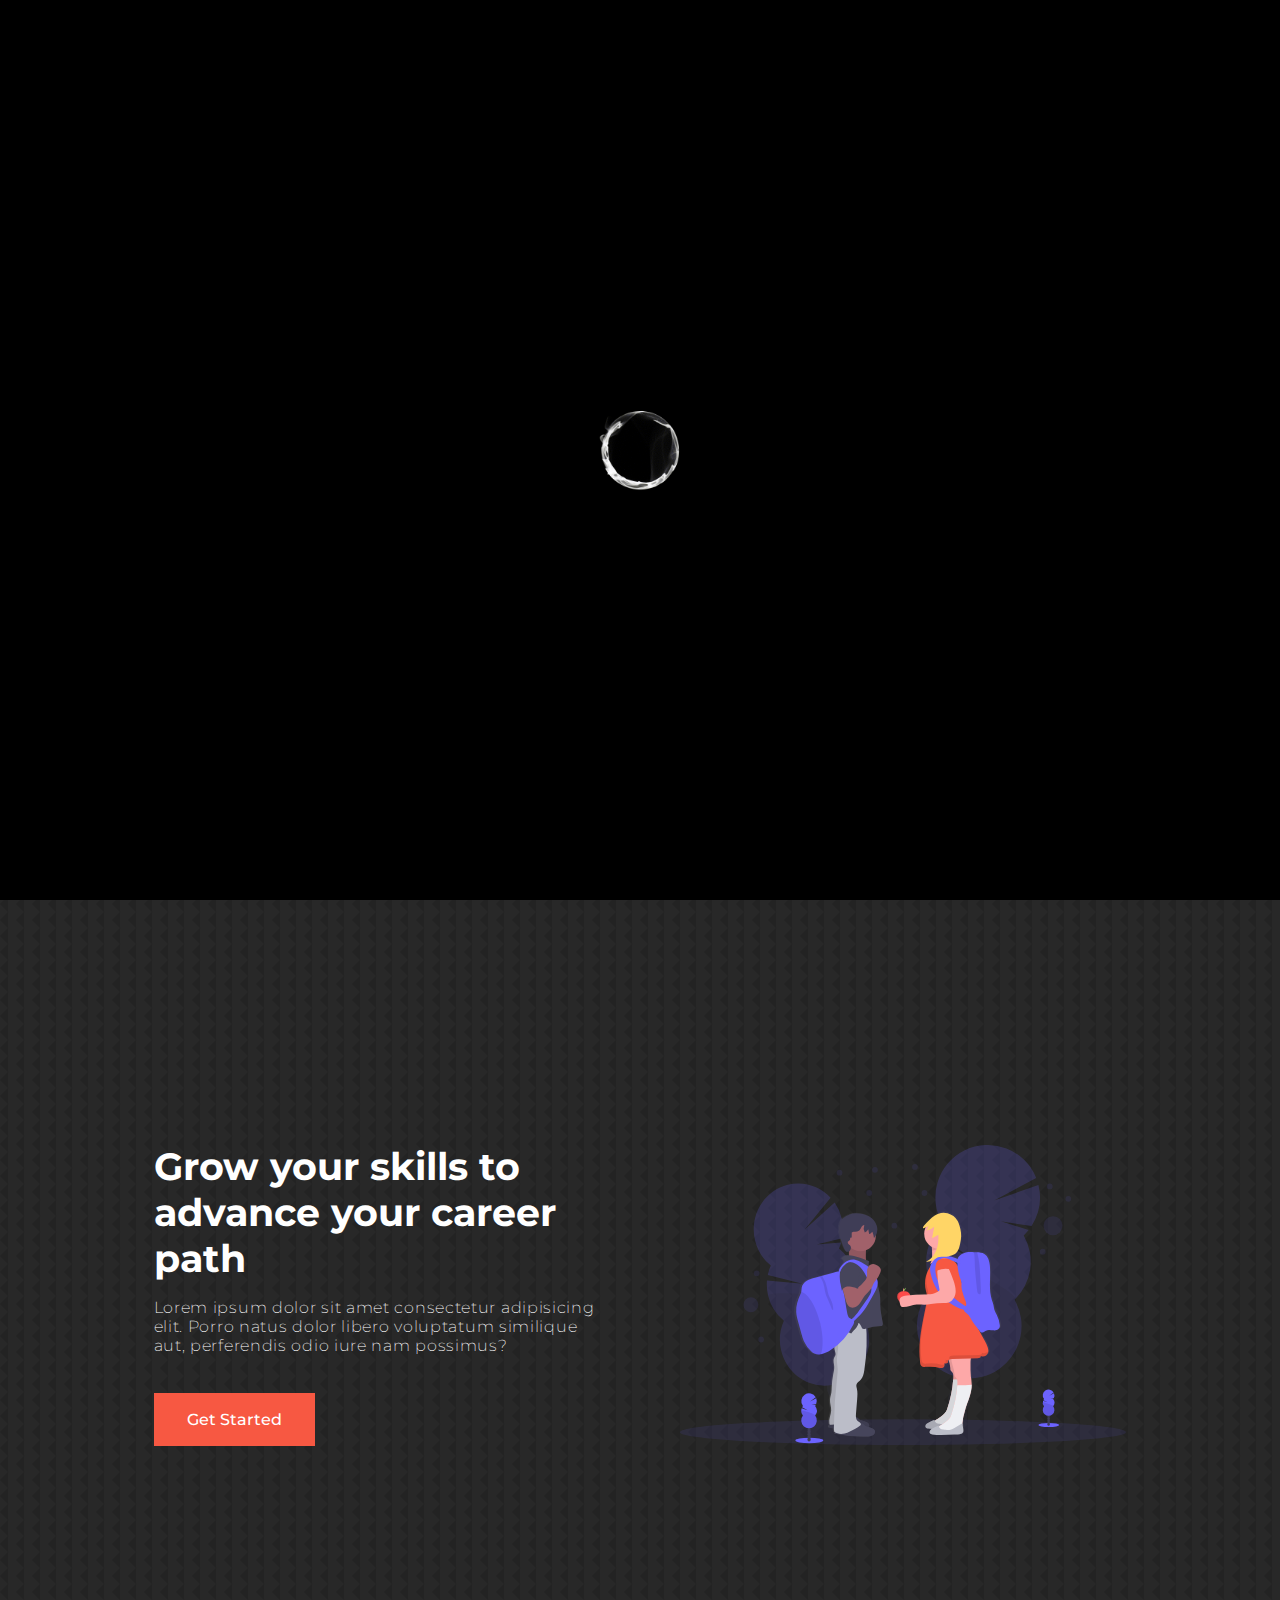
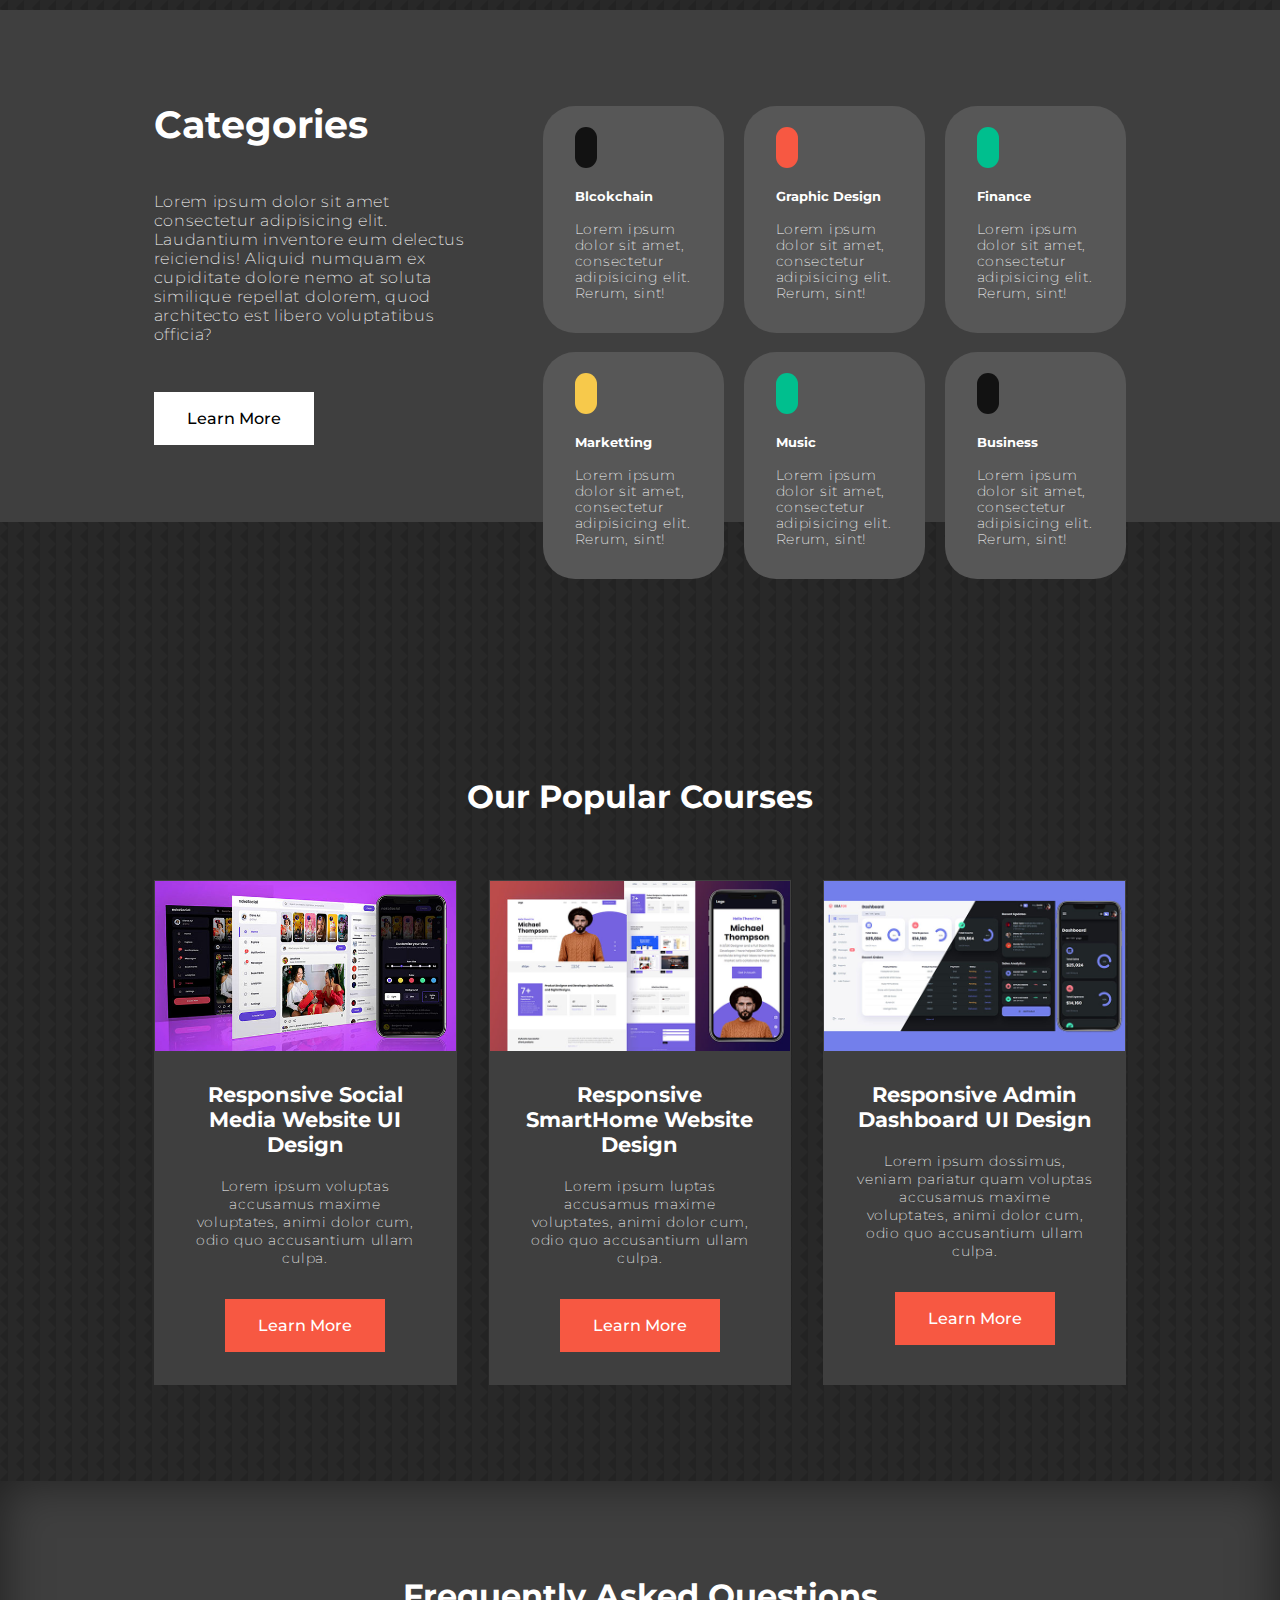
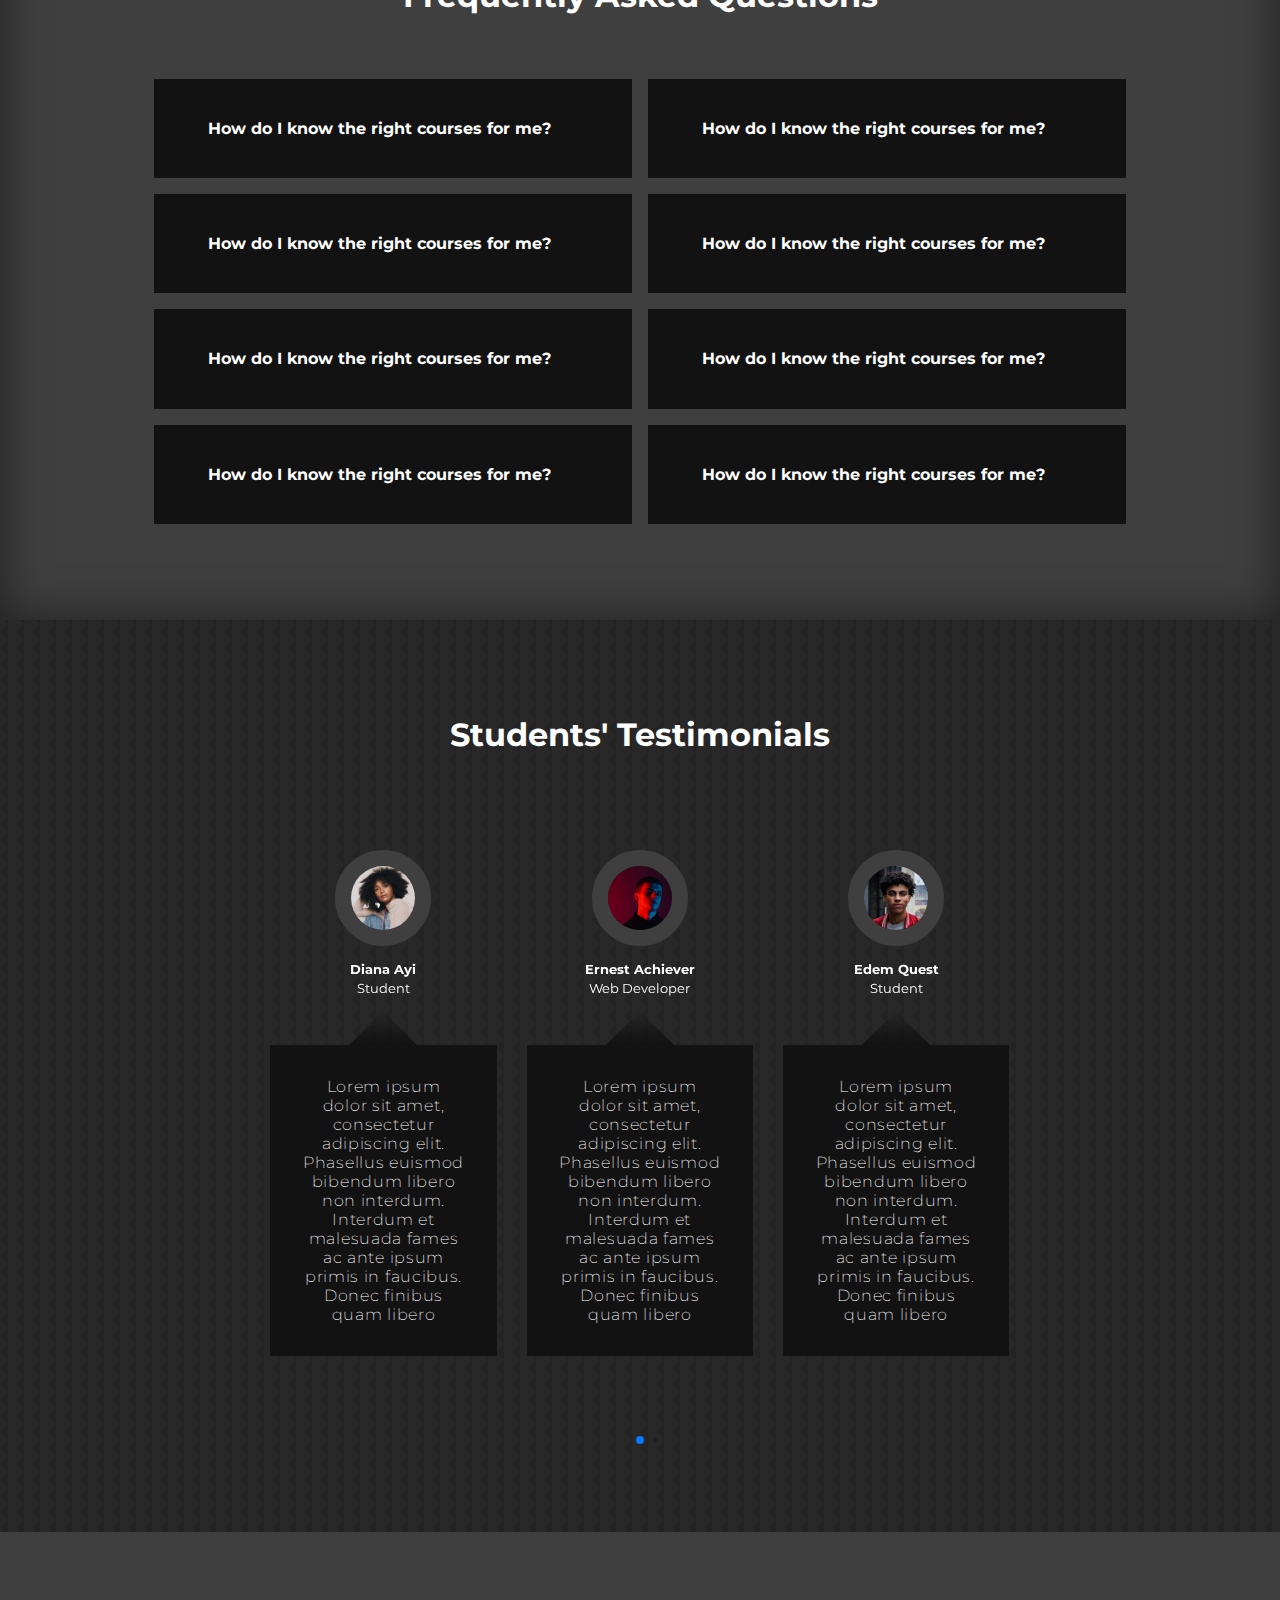
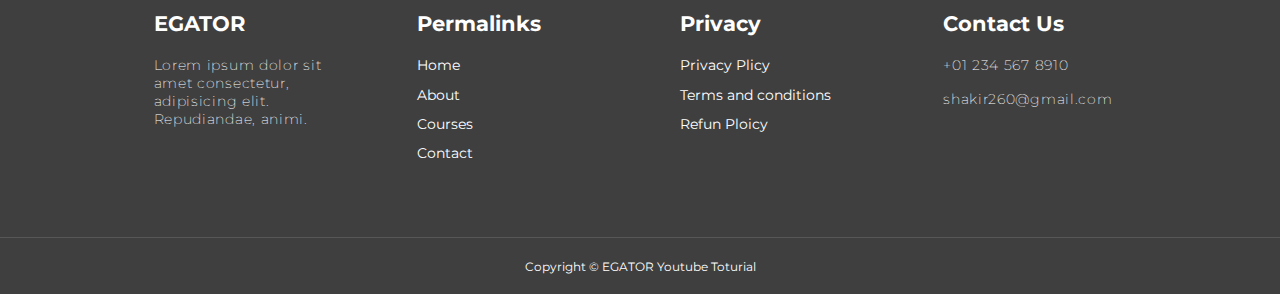
<file: index.html>
<!DOCTYPE html>
<html lang="en">

<head>
  <meta charset="UTF-8">
  <meta name="viewport" content="width=device-width, initial-scale=1.0">
  <title>Responsive Multipage Education Website Using HTML, CSS & JavaScript</title>
  <link rel="stylesheet" href="css/style.css">
  <link rel="stylesheet" href="https://cdnjs.cloudflare.com/ajax/libs/font-awesome/6.6.0/css/all.min.css"
    integrity="sha512-Kc323vGBEqzTmouAECnVceyQqyqdsSiqLQISBL29aUW4U/M7pSPA/gEUZQqv1cwx4OnYxTxve5UMg5GT6L4JJg=="
    crossorigin="anonymous" referrerpolicy="no-referrer" />
  <link rel="stylesheet" href="https://cdn.jsdelivr.net/npm/swiper@11/swiper-bundle.min.css" />
</head>

<body class="">
  <!-- LOADING PAGE -->
  <div class="loading" id="loading">
    <div class="image">
      <img src="./assets/loading.gif" alt="">
    </div>
  </div>
  <!-- END LOADING -->
  <!-- theme from me -->
  <div class="theme__container">
    <input type="checkbox" id="darkmode-toggle">
    <label for="darkmode-toggle"></label>
  </div>
  <!-- end theme -->
  <!-- ================= NAVBAR ================= -->
  <nav>
    <div class="container nav__container">
      <a href="index.html">
        <h4>EGATOR</h4>
      </a>
      <ul class="nav__menu">
        <li><a href="index.html">Home</a></li>
        <li><a href="about.html">About</a></li>
        <li><a href="courses.html">Courses</a></li>
        <li><a href="contact.html">Contact</a></li>
      </ul>
      <button id="open-menu-btn"><i class="fa-solid fa-bars"></i></button>
      <button id="close-menu-btn"><i class="fa-solid fa-xmark"></i></button>
    </div>
  </nav>
  <!-- ================= END OF NAVBAR ================= -->

  <!-- ================= HEADER ================= -->
  <header>
    <div class="container header__container">
      <div class="header__left">
        <h1>Grow your skills to advance your career path</h1>
        <p>Lorem ipsum dolor sit amet consectetur adipisicing elit. Porro natus dolor libero voluptatum similique aut,
          perferendis odio iure nam possimus?</p>
        <a href="course.html" class="btn btn-primary">Get Started</a>
      </div>
      <div class="header__right">
        <div class="header__right-image">
          <img src="assets/images/header.svg" alt="image">
        </div>
      </div>
    </div>

  </header>
  <!-- ================= END OF HEADER ================= -->

  <!-- ================= CATEGORIES ================= -->
  <section class="categories">
    <div class="container categories__container">
      <div class="categories__left">
        <h1>Categories</h1>
        <p>
          Lorem ipsum dolor sit amet consectetur adipisicing elit. Laudantium inventore eum delectus reiciendis! Aliquid
          numquam ex cupiditate dolore nemo at soluta similique repellat dolorem, quod architecto est libero
          voluptatibus officia?
        </p>
        <a href="#" class="btn">Learn More</a>
      </div>
      <div class="categories__right">
        <article class="category">
          <span class="category__icon">
            <i class="fa-brands fa-bitcoin"></i>
          </span>
          <h5>Blcokchain</h5>
          <p>Lorem ipsum dolor sit amet, consectetur adipisicing elit. Rerum, sint!</p>
        </article>
        <article class="category">
          <span class="category__icon">
            <i class="fa-solid fa-compass-drafting"></i>
          </span>
          <h5>Graphic Design</h5>
          <p>Lorem ipsum dolor sit amet, consectetur adipisicing elit. Rerum, sint!</p>
        </article>
        <article class="category">
          <span class="category__icon">
            <i class="fa-solid fa-dollar-sign"></i>
          </span>
          <h5>Finance</h5>
          <p>Lorem ipsum dolor sit amet, consectetur adipisicing elit. Rerum, sint!</p>
        </article>
        <article class="category">
          <span class="category__icon">
            <i class="fa-solid fa-bullhorn"></i></span>
          <h5>Marketting</h5>
          <p>Lorem ipsum dolor sit amet, consectetur adipisicing elit. Rerum, sint!</p>
        </article>
        <article class="category">
          <span class="category__icon">
            <i class="fa-solid fa-music"></i>
          </span>
          <h5>Music</h5>
          <p>Lorem ipsum dolor sit amet, consectetur adipisicing elit. Rerum, sint!</p>
        </article>
        <article class="category">
          <span class="category__icon">
            <i class="fa-solid fa-business-time"></i> </span>
          <h5>Business</h5>
          <p>Lorem ipsum dolor sit amet, consectetur adipisicing elit. Rerum, sint!</p>
        </article>
      </div>
    </div>
  </section>
  <!-- ================= END OF CATEGORIES ================= -->

  <!-- ================= COURSES ================= -->
  <section class="courses">
    <h2>Our Popular Courses</h2>
    <div class="container courses__container">
      <article class="course">
        <div class="course__image">
          <img src="assets/images/course1.jpg" alt="">
        </div>
        <div class="course__info">
          <h4>Responsive Social Media Website UI Design</h4>
          <p>Lorem ipsum voluptas accusamus maxime voluptates, animi dolor cum, odio
            quo accusantium ullam culpa.</p>
          <a href="courses.html" class="btn btn-primary">Learn More</a>
        </div>
      </article>

      <article class="course">
        <div class="course__image">
          <img src="assets/images/course2.jpg" alt="">
        </div>
        <div class="course__info">
          <h4>Responsive SmartHome Website Design</h4>
          <p>Lorem ipsum luptas accusamus maxime voluptates, animi dolor cum, odio
            quo accusantium ullam culpa.</p>
          <a href="courses.html" class="btn btn-primary">Learn More</a>
        </div>
      </article>

      <article class="course">
        <div class="course__image">
          <img src="assets/images/course3.jpg" alt="">
        </div>
        <div class="course__info">
          <h4>Responsive Admin Dashboard UI Design</h4>
          <p>Lorem ipsum dossimus, veniam pariatur quam voluptas accusamus maxime voluptates, animi dolor cum, odio
            quo accusantium ullam culpa.</p>
          <a href="courses.html" class="btn btn-primary">Learn More</a>
        </div>
      </article>

    </div>
  </section>
  <!-- ================= END OF COURSES ================= -->

  <!-- ================= FAQS ================= -->
  <section class="faqs">
    <h2>Frequently Asked Questions</h2>
    <div class="container faqs__container">

      <article class="faq">
        <div class="faq__icon"><i class="fa-solid fa-plus"></i></div>
        <div class="question__answer">
          <h4>How do I know the right courses for me?</h4>
          <p>Lorem ipsum dolor sit amet consectetur adipisicing elit. Enim, optio doloremque sunt minima ex animi quidem
            quo ullam aliquam mollitia, voluptates quaerat eos? Optio repellendus reiciendis autem quis labore quod.</p>
        </div>
      </article>

      <article class="faq">
        <div class="faq__icon"><i class="fa-solid fa-plus"></i></div>
        <div class="question__answer">
          <h4>How do I know the right courses for me?</h4>
          <p>Lorem ipsum dolor sit amet consectetur adipisicing elit. Enim, optio doloremque sunt minima ex animi quidem
            quo ullam aliquam mollitia, voluptates quaerat eos? Optio repellendus reiciendis autem quis labore quod.</p>
        </div>
      </article>

      <article class="faq">
        <div class="faq__icon"><i class="fa-solid fa-plus"></i></div>
        <div class="question__answer">
          <h4>How do I know the right courses for me?</h4>
          <p>Lorem ipsum dolor sit amet consectetur adipisicing elit. Enim, optio doloremque sunt minima ex animi quidem
            quo ullam aliquam mollitia, voluptates quaerat eos? Optio repellendus reiciendis autem quis labore quod.</p>
        </div>
      </article>

      <article class="faq">
        <div class="faq__icon"><i class="fa-solid fa-plus"></i></div>
        <div class="question__answer">
          <h4>How do I know the right courses for me?</h4>
          <p>Lorem ipsum dolor sit amet consectetur adipisicing elit. Enim, optio doloremque sunt minima ex animi quidem
            quo ullam aliquam mollitia, voluptates quaerat eos? Optio repellendus reiciendis autem quis labore quod.</p>
        </div>
      </article>

      <article class="faq">
        <div class="faq__icon"><i class="fa-solid fa-plus"></i></div>
        <div class="question__answer">
          <h4>How do I know the right courses for me?</h4>
          <p>Lorem ipsum dolor sit amet consectetur adipisicing elit. Enim, optio doloremque sunt minima ex animi quidem
            quo ullam aliquam mollitia, voluptates quaerat eos? Optio repellendus reiciendis autem quis labore quod.</p>
        </div>
      </article>

      <article class="faq">
        <div class="faq__icon"><i class="fa-solid fa-plus"></i></div>
        <div class="question__answer">
          <h4>How do I know the right courses for me?</h4>
          <p>Lorem ipsum dolor sit amet consectetur adipisicing elit. Enim, optio doloremque sunt minima ex animi quidem
            quo ullam aliquam mollitia, voluptates quaerat eos? Optio repellendus reiciendis autem quis labore quod.</p>
        </div>
      </article>

      <article class="faq">
        <div class="faq__icon"><i class="fa-solid fa-plus"></i></div>
        <div class="question__answer">
          <h4>How do I know the right courses for me?</h4>
          <p>Lorem ipsum dolor sit amet consectetur adipisicing elit. Enim, optio doloremque sunt minima ex animi quidem
            quo ullam aliquam mollitia, voluptates quaerat eos? Optio repellendus reiciendis autem quis labore quod.</p>
        </div>
      </article>

      <article class="faq">
        <div class="faq__icon"><i class="fa-solid fa-plus"></i></div>
        <div class="question__answer">
          <h4>How do I know the right courses for me?</h4>
          <p>Lorem ipsum dolor sit amet consectetur adipisicing elit. Enim, optio doloremque sunt minima ex animi quidem
            quo ullam aliquam mollitia, voluptates quaerat eos? Optio repellendus reiciendis autem quis labore quod.</p>
        </div>
      </article>

    </div>
  </section>
  <!-- ================= END OF FAQS ================= -->

  <!-- ================= TESTIMONIALs ================= -->
  <section class="container testimonials__container ">
    <h2>Students' Testimonials</h2>
    <div class="container swiper mySwiper">

      <div class=" swiper-wrapper">


        <article class="testimonial swiper-slide">
          <div class="avatar">
            <img src="assets/images/avatar1.jpg" alt="">
          </div>
          <div class="testimonial__info">
            <h5>Diana Ayi</h5>
            <small>Student</small>
            <div class="testimonial__body">
              <P>Lorem ipsum dolor sit amet, consectetur adipiscing elit. Phasellus euismod bibendum libero non
                interdum.
                Interdum et malesuada fames ac ante ipsum primis in faucibus. Donec finibus quam libero</p>
            </div>
          </div>
        </article>

        <article class="testimonial swiper-slide">
          <div class="avatar">
            <img src="assets/images/avatar2.jpg" alt="">
          </div>
          <div class="testimonial__info">
            <h5>Ernest Achiever</h5>
            <small>Web Developer</small>
            <div class="testimonial__body">
              <P>Lorem ipsum dolor sit amet, consectetur adipiscing elit. Phasellus euismod bibendum libero non
                interdum.
                Interdum et malesuada fames ac ante ipsum primis in faucibus. Donec finibus quam libero</p>
            </div>
          </div>
        </article>

        <article class="testimonial swiper-slide">
          <div class="avatar">
            <img src="assets/images/avatar3.jpg" alt="">
          </div>
          <div class="testimonial__info">
            <h5>Edem Quest</h5>
            <small>Student</small>
            <div class="testimonial__body">
              <P>Lorem ipsum dolor sit amet, consectetur adipiscing elit. Phasellus euismod bibendum libero non
                interdum.
                Interdum et malesuada fames ac ante ipsum primis in faucibus. Donec finibus quam libero</p>
            </div>
          </div>
        </article>

        <article class="testimonial swiper-slide">
          <div class="avatar">
            <img src="assets/images/avatar4.jpg" alt="">
          </div>
          <div class="testimonial__info">
            <h5>Hajja Bintu</h5>
            <small>Student</small>
            <div class="testimonial__body">
              <P>Lorem ipsum dolor sit amet, consectetur adipiscing elit. Phasellus euismod bibendum libero non
                interdum.
                Interdum et malesuada fames ac ante ipsum primis in faucibus. Donec finibus quam libero</p>
            </div>
          </div>
        </article>

        <article class="testimonial swiper-slide">
          <div class="avatar">
            <img src="assets/images/avatar5.jpg" alt="">
          </div>
          <div class="testimonial__info">
            <h5>Jane Doe</h5>
            <small>Student</small>
            <div class="testimonial__body">
              <P>Lorem ipsum dolor sit amet, consectetur adipiscing elit. Phasellus euismod bibendum libero non
                interdum.
                Interdum et malesuada fames ac ante ipsum primis in faucibus. Donec finibus quam libero</p>
            </div>
          </div>
        </article>

        <article class="testimonial swiper-slide">
          <div class="avatar">
            <img src="assets/images/avatar6.jpg" alt="">
          </div>
          <div class="testimonial__info">
            <h5>Diana Ayi</h5>
            <small>Student</small>
            <div class="testimonial__body">
              <P>Lorem ipsum dolor sit amet, consectetur adipiscing elit. Phasellus euismod bibendum libero non
                interdum.
                Interdum et malesuada fames ac ante ipsum primis in faucibus. Donec finibus quam libero</p>
            </div>
          </div>
        </article>

      </div>

    </div>
    <div class="swiper-pagination"></div>
  </section>
  <!-- ================= END OF TESTIMONIALs ================= -->

  <!--  ================= FOOTER =================  -->
  <footer class="footer">
    <div class="container footer__container">

      <div class="footer__1">
        <a href="index.html" class="footer__logo">
          <h4>EGATOR</h4>
        </a>
        <p>Lorem ipsum dolor sit amet consectetur, adipisicing elit. Repudiandae, animi.</p>
      </div>

      <div class="footer__2">
        <h4>Permalinks</h4>
        <ul class="permalinks">
          <li><a href="index.html">Home</a></li>
          <li><a href="about.html">About</a></li>
          <li><a href="courses.html">Courses</a></li>
          <li><a href="contact.html">Contact</a></li>
        </ul>
      </div>

      <div class="footer__3">
        <h4>Privacy</h4>
        <ul class="privacy">
          <li><a href="#">Privacy Plicy</a></li>
          <li><a href="#">Terms and conditions</a></li>
          <li><a href="#">Refun Ploicy</a></li>
        </ul>
      </div>

      <div class="footer__4">
        <h4>Contact Us</h4>
        <div>
          <p>+01 234 567 8910</p>
          <p>shakir260@gmail.com</p>
        </div>
        <ul class="footer__socials">
          <li><a href="#"><i class="fa-brands fa-facebook"></i></a></li>
          <li><a href="#"><i class="fa-brands fa-instagram"></i></a></li>
          <li><a href="#"><i class="fa-brands fa-x-twitter"></i></a></li>
          <li><a href="#"><i class="fa-brands fa-linkedin"></i></a></li>
        </ul>
      </div>
    </div>
    <div class="footer__copyright">
      <small>Copyright &copy; EGATOR Youtube Toturial</small>
    </div>
  </footer>

  <!--  ================= END OF FOOTER =================  -->




  <!-- swiper js cdn -->
  <script src="https://cdn.jsdelivr.net/npm/swiper@11/swiper-bundle.min.js"></script>
  <script src="main.js"></script>
  <!-- swiper js -->
  <script>
    var swiper = new Swiper(".mySwiper", {
      autoplay: {
        delay: 3000,
      },
      slidesPerView: 1,
      spaceBetween: 30,
      loop: true,
      pagination: {
        el: ".swiper-pagination",
        clickable: true,
        dynamicBullets: true,
      },
      // when window width is >= 600px
      breakpoints: {
        600: {
          slidesPerView: 2
        },
        1200: {
          slidesPerView: 3
        }
      }
    });
  </script>
</body>

</html>
</file>
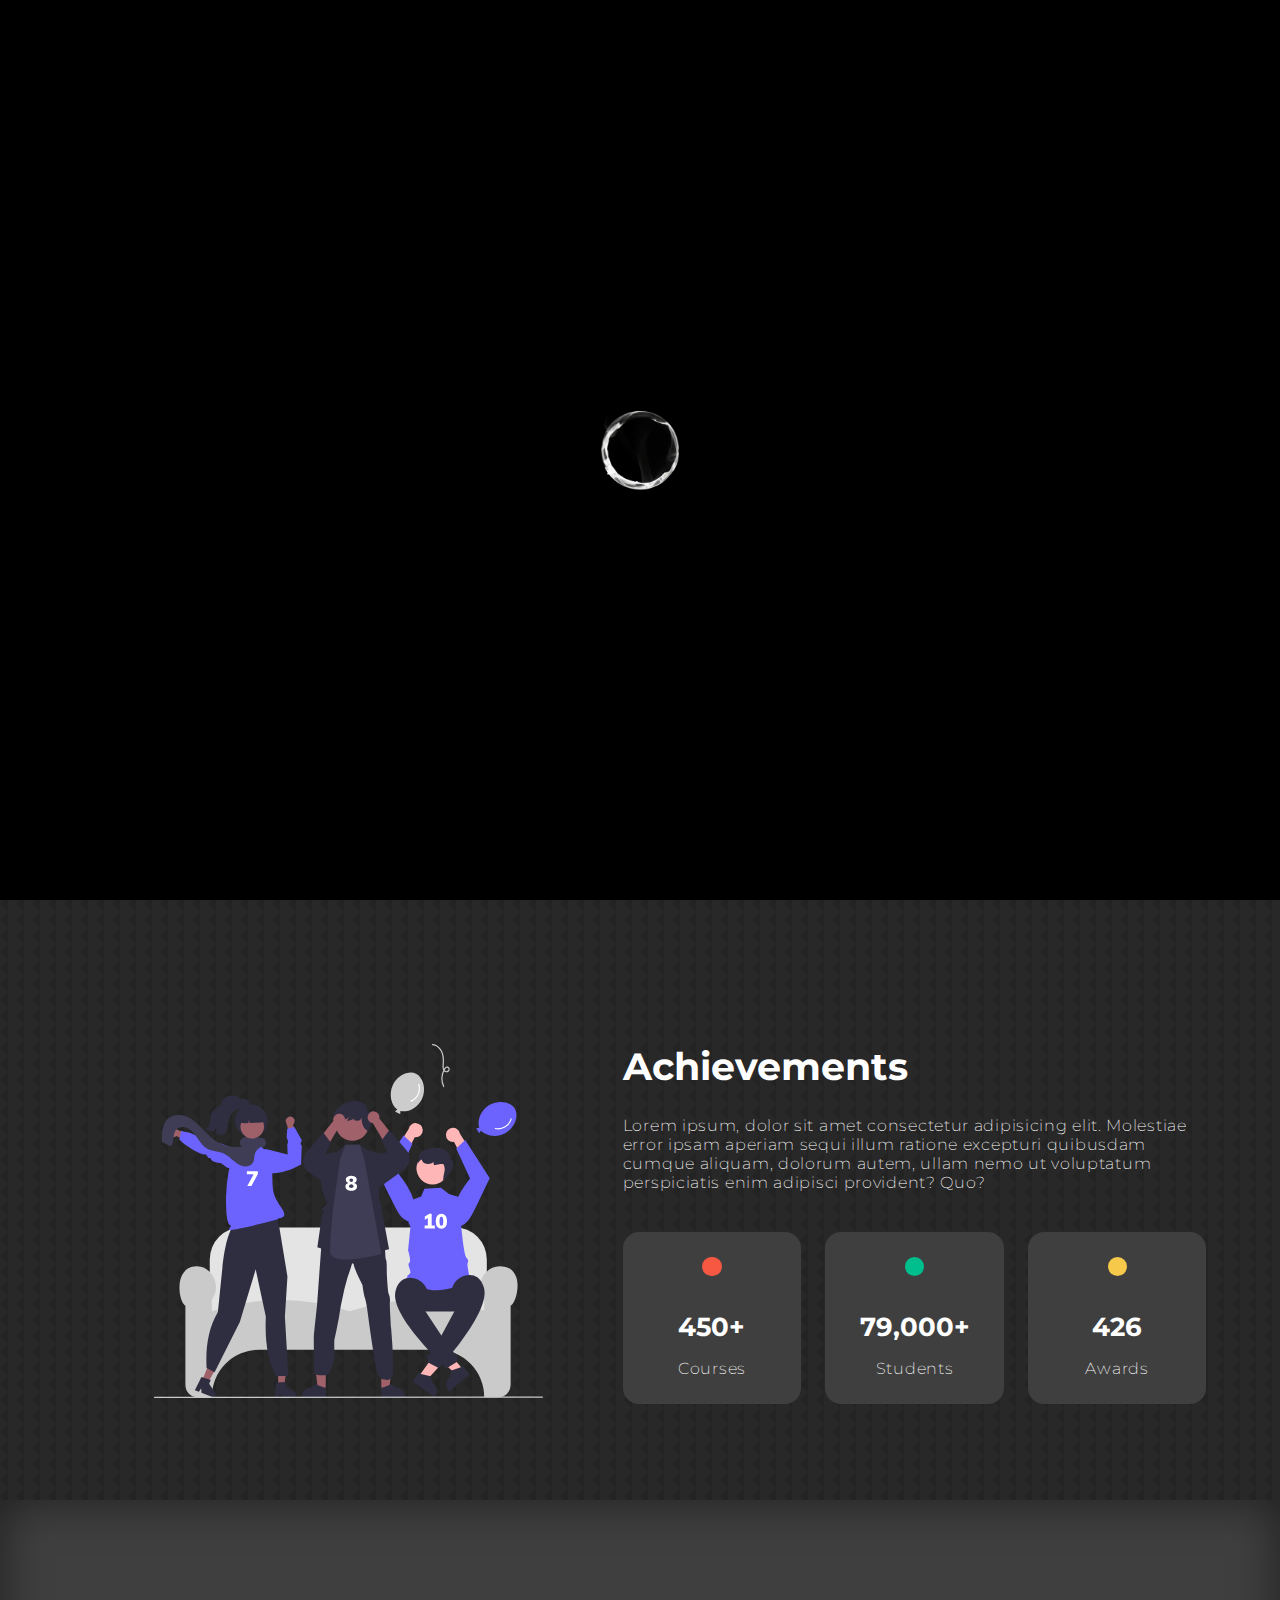
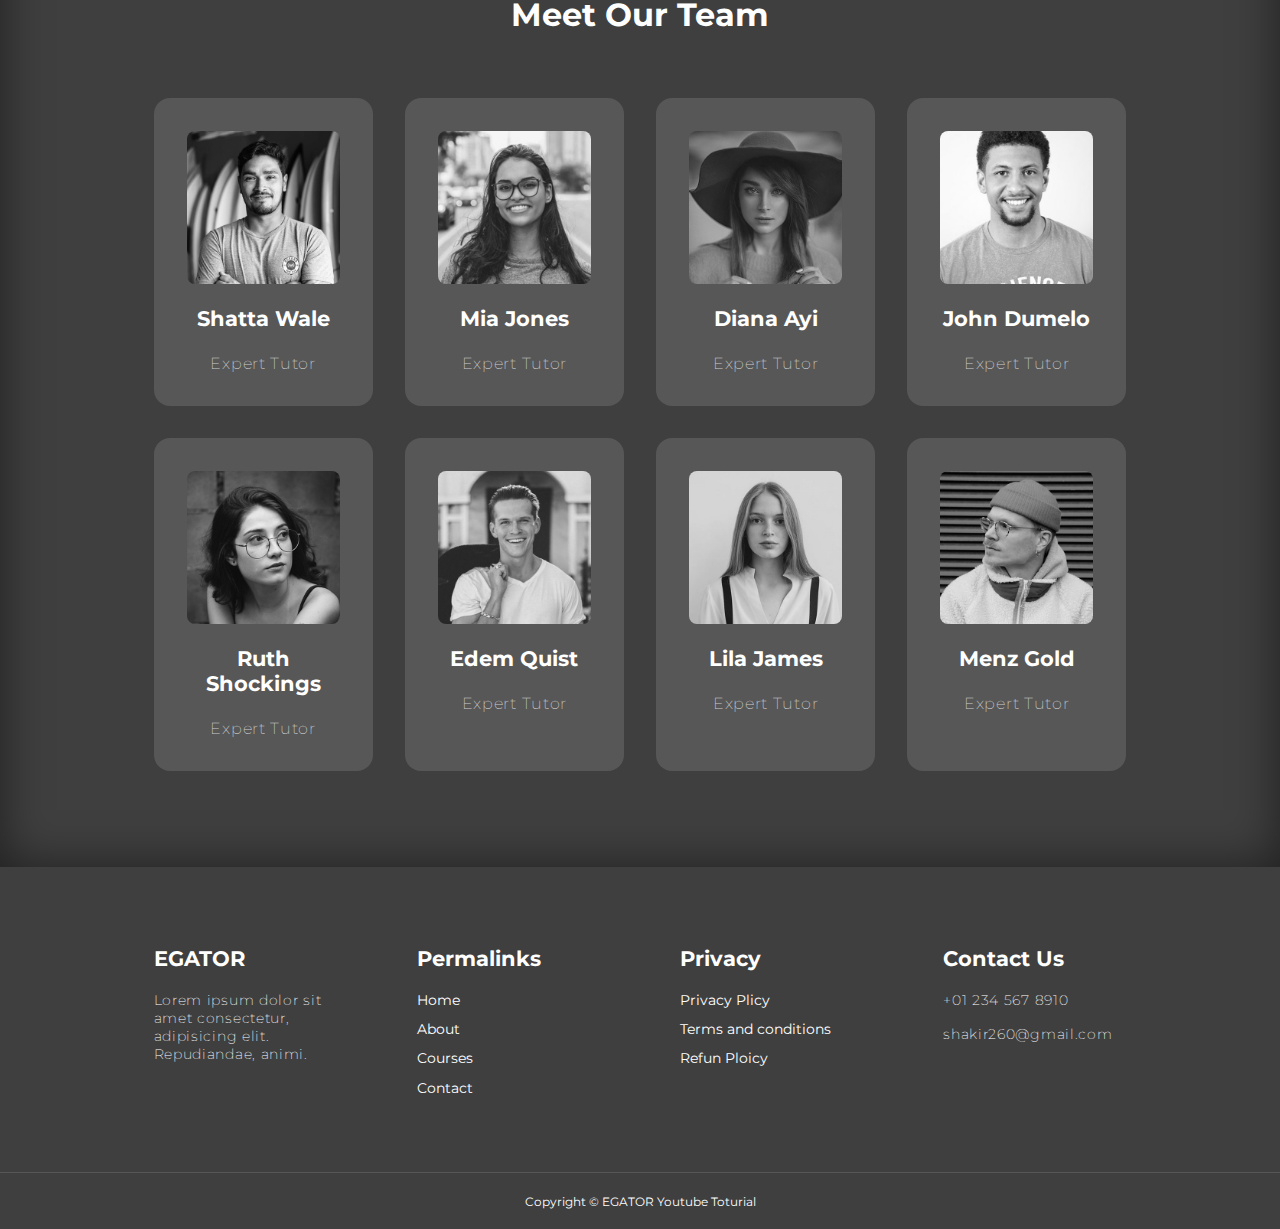
<file: about.html>
<!DOCTYPE html>
<html lang="en">

<head>
  <meta charset="UTF-8">
  <meta name="viewport" content="width=device-width, initial-scale=1.0">
  <title>Responsive Multipage Education Website Using HTML, CSS & JavaScript</title>
  <link rel="stylesheet" href="css/style.css">
  <link rel="stylesheet" href="css/about.css">
  <link rel="stylesheet" href="https://cdnjs.cloudflare.com/ajax/libs/font-awesome/6.6.0/css/all.min.css"
    integrity="sha512-Kc323vGBEqzTmouAECnVceyQqyqdsSiqLQISBL29aUW4U/M7pSPA/gEUZQqv1cwx4OnYxTxve5UMg5GT6L4JJg=="
    crossorigin="anonymous" referrerpolicy="no-referrer" />
</head>

<body>

  <!-- LOADING PAGE -->
  <div class="loading" id="loading">
    <div class="image">
      <img src="./assets/loading.gif" alt="">
    </div>
  </div>
  <!-- END LOADING -->
  <!-- theme from me -->
  <div class="theme__container">
    <input type="checkbox" id="darkmode-toggle">
    <label for="darkmode-toggle"></label>
  </div>
  <!-- end theme -->
  <!-- NAVBAR -->
  <nav>
    <div class="container nav__container">
      <a href="index.html">
        <h4>EGATOR</h4>
      </a>
      <ul class="nav__menu">
        <li><a href="index.html">Home</a></li>
        <li><a href="about.html">About</a></li>
        <li><a href="courses.html">Courses</a></li>
        <li><a href="contact.html">Contact</a></li>
      </ul>
      <button id="open-menu-btn"><i class="fa-solid fa-bars"></i></button>
      <button id="close-menu-btn"><i class="fa-solid fa-xmark"></i></button>
    </div>
  </nav>
  <!-- END OF NAVBAR -->

  <!-- ACHIEVEMENTS -->
  <section class="about__achievements">
    <div class="container about__achievements-container">
      <div class="about__achievements-left">
        <img src="./assets/images/about achievements.svg" alt="">
      </div>
      <div class="about__achievements-right">
        <h1>Achievements</h1>
        <p>Lorem ipsum, dolor sit amet consectetur adipisicing elit. Molestiae error ipsam aperiam sequi illum ratione
          excepturi quibusdam cumque aliquam, dolorum autem, ullam nemo ut voluptatum perspiciatis enim adipisci
          provident? Quo?</p>
        <div class="achievements__cards">

          <article class=" achievements__card">
            <span class="achievements__icon"><i class="fa-solid fa-video"></i></span>
            <h3>450+</h3>
            <p>Courses</p>
          </article>

          <article class=" achievements__card">
            <span class="achievements__icon"><i class="fa-solid fa-user-group"></i></span>
            <h3>79,000+</h3>
            <p>Students</p>
          </article>

          <article class=" achievements__card">
            <span class="achievements__icon"><i class="fa-solid fa-trophy"></i></span>
            <h3>426</h3>
            <p>Awards</p>
          </article>

        </div>
      </div>
    </div>
  </section>

  <!-- TEAM -->
  <section class="team">
    <h2>Meet Our Team</h2>
    <div class="container team__container">

      <article class="team__member">
        <div class="team__member-image">
          <img src="./assets/images/tm1.jpg" alt="">
        </div>
        <div class="team__member-info">
          <h4>Shatta Wale</h4>
          <p>Expert Tutor</p>
        </div>
        <div class="team__member-social">
          <a href="https://insagram.com" target="_blank"><i class="fa-brands fa-instagram"></i></a>
          <a href="https://x.com" target="_blank"><i class="fa-brands fa-x-twitter"></i></a>
          <a href="https://linkedin.com" target="_blank"><i class="fa-brands fa-linkedin"></i></a>
        </div>
      </article>

      <article class="team__member">
        <div class="team__member-image">
          <img src="./assets/images/tm2.jpg" alt="">
        </div>
        <div class="team__member-info">
          <h4>Mia Jones</h4>
          <p>Expert Tutor</p>
        </div>
        <div class="team__member-social">
          <a href="https://insagram.com" target="_blank"><i class="fa-brands fa-instagram"></i></a>
          <a href="https://x.com" target="_blank"><i class="fa-brands fa-x-twitter"></i></a>
          <a href="https://linkedin.com" target="_blank"><i class="fa-brands fa-linkedin"></i></a>
        </div>
      </article>

      <article class="team__member">
        <div class="team__member-image">
          <img src="./assets/images/tm3.jpg" alt="">
        </div>
        <div class="team__member-info">
          <h4>Diana Ayi</h4>
          <p>Expert Tutor</p>
        </div>
        <div class="team__member-social">
          <a href="https://insagram.com" target="_blank"><i class="fa-brands fa-instagram"></i></a>
          <a href="https://x.com" target="_blank"><i class="fa-brands fa-x-twitter"></i></a>
          <a href="https://linkedin.com" target="_blank"><i class="fa-brands fa-linkedin"></i></a>
        </div>
      </article>


      <article class="team__member">
        <div class="team__member-image">
          <img src="./assets/images/tm4.jpg" alt="">
        </div>
        <div class="team__member-info">
          <h4>John Dumelo</h4>
          <p>Expert Tutor</p>
        </div>
        <div class="team__member-social">
          <a href="https://insagram.com" target="_blank"><i class="fa-brands fa-instagram"></i></a>
          <a href="https://x.com" target="_blank"><i class="fa-brands fa-x-twitter"></i></a>
          <a href="https://linkedin.com" target="_blank"><i class="fa-brands fa-linkedin"></i></a>
        </div>
      </article>


      <article class="team__member">
        <div class="team__member-image">
          <img src="./assets/images/tm5.jpg" alt="">
        </div>
        <div class="team__member-info">
          <h4>Ruth Shockings</h4>
          <p>Expert Tutor</p>
        </div>
        <div class="team__member-social">
          <a href="https://insagram.com" target="_blank"><i class="fa-brands fa-instagram"></i></a>
          <a href="https://x.com" target="_blank"><i class="fa-brands fa-x-twitter"></i></a>
          <a href="https://linkedin.com" target="_blank"><i class="fa-brands fa-linkedin"></i></a>
        </div>
      </article>


      <article class="team__member">
        <div class="team__member-image">
          <img src="./assets/images/tm6.jpg" alt="">
        </div>
        <div class="team__member-info">
          <h4>Edem Quist</h4>
          <p>Expert Tutor</p>
        </div>
        <div class="team__member-social">
          <a href="https://insagram.com" target="_blank"><i class="fa-brands fa-instagram"></i></a>
          <a href="https://x.com" target="_blank"><i class="fa-brands fa-x-twitter"></i></a>
          <a href="https://linkedin.com" target="_blank"><i class="fa-brands fa-linkedin"></i></a>
        </div>
      </article>


      <article class="team__member">
        <div class="team__member-image">
          <img src="./assets/images/tm7.jpg" alt="">
        </div>
        <div class="team__member-info">
          <h4>Lila James</h4>
          <p>Expert Tutor</p>
        </div>
        <div class="team__member-social">
          <a href="https://insagram.com" target="_blank"><i class="fa-brands fa-instagram"></i></a>
          <a href="https://x.com" target="_blank"><i class="fa-brands fa-x-twitter"></i></a>
          <a href="https://linkedin.com" target="_blank"><i class="fa-brands fa-linkedin"></i></a>
        </div>
      </article>


      <article class="team__member">
        <div class="team__member-image">
          <img src="./assets/images/tm8.jpg" alt="">
        </div>
        <div class="team__member-info">
          <h4>Menz Gold</h4>
          <p>Expert Tutor</p>
        </div>
        <div class="team__member-social">
          <a href="https://insagram.com" target="_blank"><i class="fa-brands fa-instagram"></i></a>
          <a href="https://x.com" target="_blank"><i class="fa-brands fa-x-twitter"></i></a>
          <a href="https://linkedin.com" target="_blank"><i class="fa-brands fa-linkedin"></i></a>
        </div>
      </article>

    </div>
  </section>
  <!-- END OF TEAM -->

  <!-- FOOTER -->
  <footer class="footer">
    <div class="container footer__container">

      <div class="footer__1">
        <a href="index.html" class="footer__logo">
          <h4>EGATOR</h4>
        </a>
        <p>Lorem ipsum dolor sit amet consectetur, adipisicing elit. Repudiandae, animi.</p>
      </div>

      <div class="footer__2">
        <h4>Permalinks</h4>
        <ul class="permalinks">
          <li><a href="index.html">Home</a></li>
          <li><a href="about.html">About</a></li>
          <li><a href="courses.html">Courses</a></li>
          <li><a href="contact.html">Contact</a></li>
        </ul>
      </div>

      <div class="footer__3">
        <h4>Privacy</h4>
        <ul class="privacy">
          <li><a href="#">Privacy Plicy</a></li>
          <li><a href="#">Terms and conditions</a></li>
          <li><a href="#">Refun Ploicy</a></li>
        </ul>
      </div>

      <div class="footer__4">
        <h4>Contact Us</h4>
        <div>
          <p>+01 234 567 8910</p>
          <p>shakir260@gmail.com</p>
        </div>
        <ul class="footer__socials">
          <li><a href="#"><i class="fa-brands fa-facebook"></i></a></li>
          <li><a href="#"><i class="fa-brands fa-instagram"></i></a></li>
          <li><a href="#"><i class="fa-brands fa-x-twitter"></i></a></li>
          <li><a href="#"><i class="fa-brands fa-linkedin"></i></a></li>
        </ul>
      </div>
    </div>
    <div class="footer__copyright">
      <small>Copyright &copy; EGATOR Youtube Toturial</small>
    </div>
  </footer>
  <!--  ================= END OF FOOTER =================  -->

  <script src="main.js"></script>
</body>

</html>
</file>
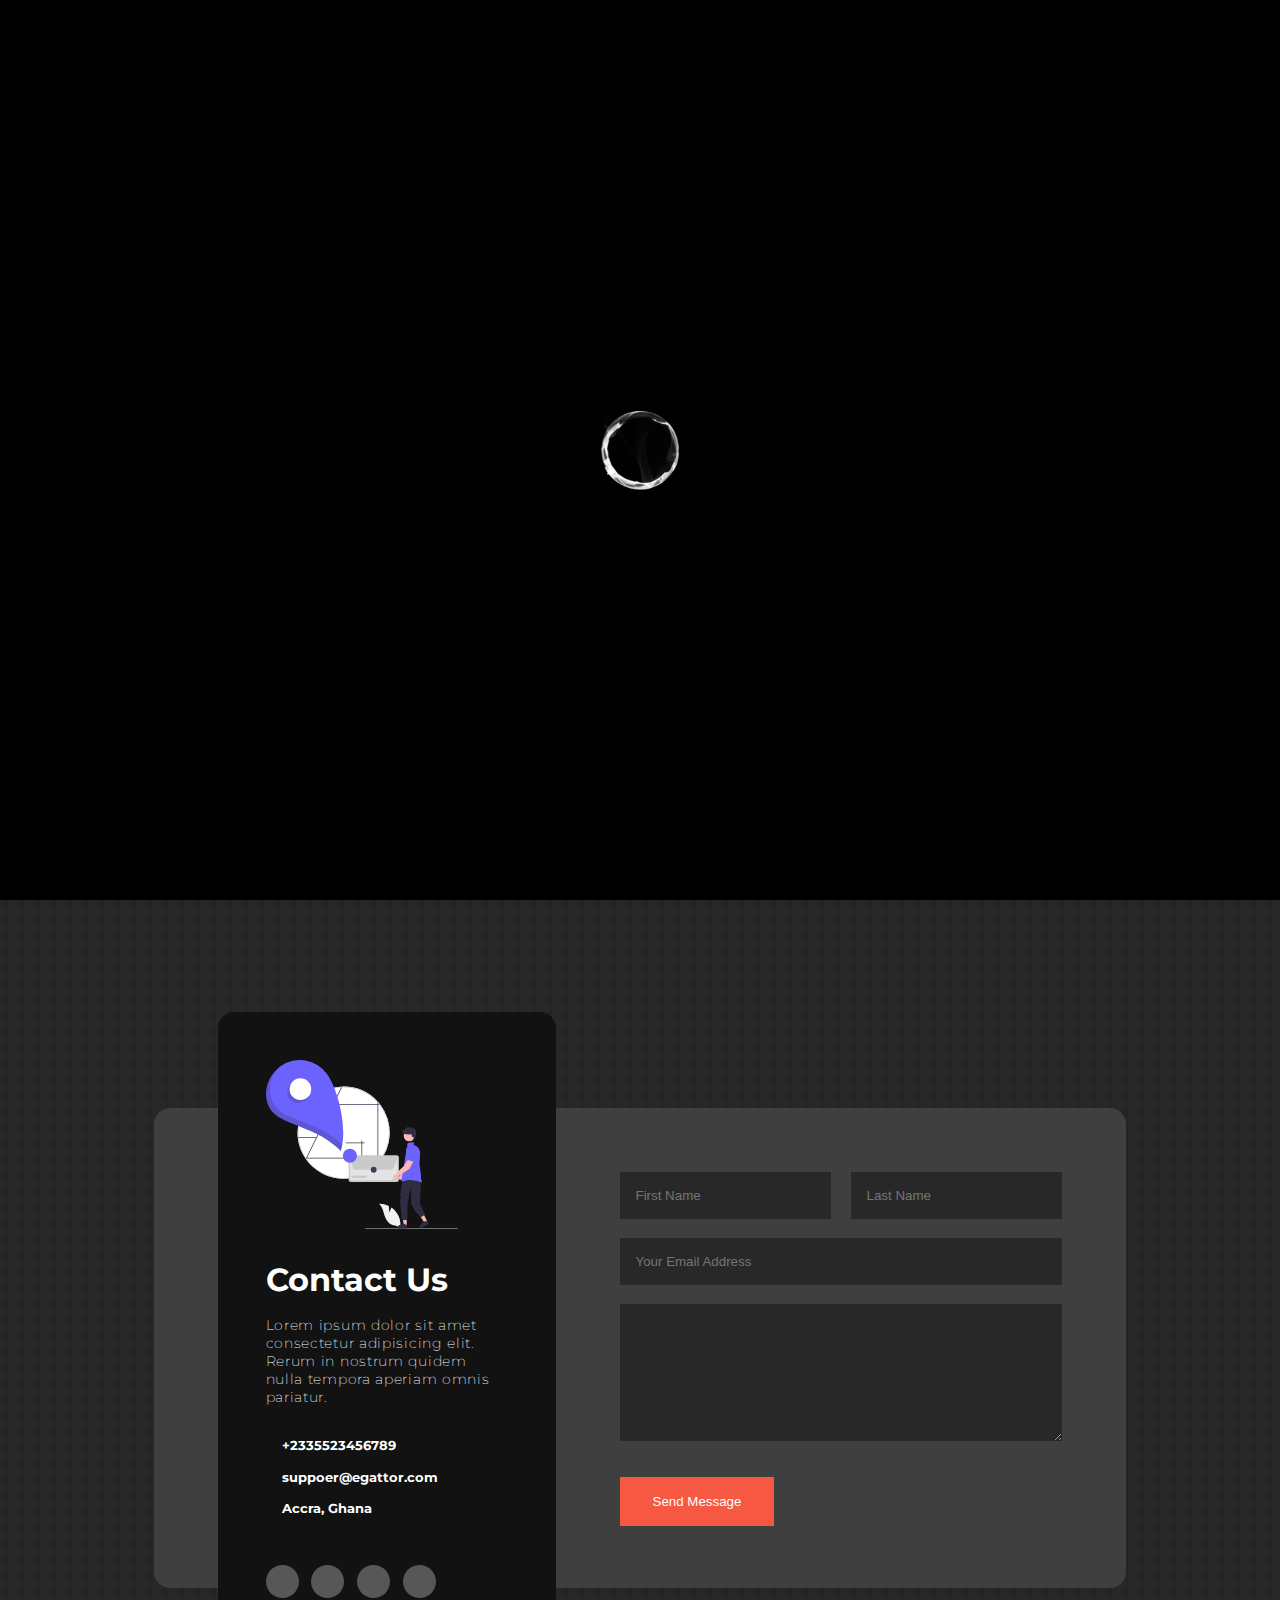
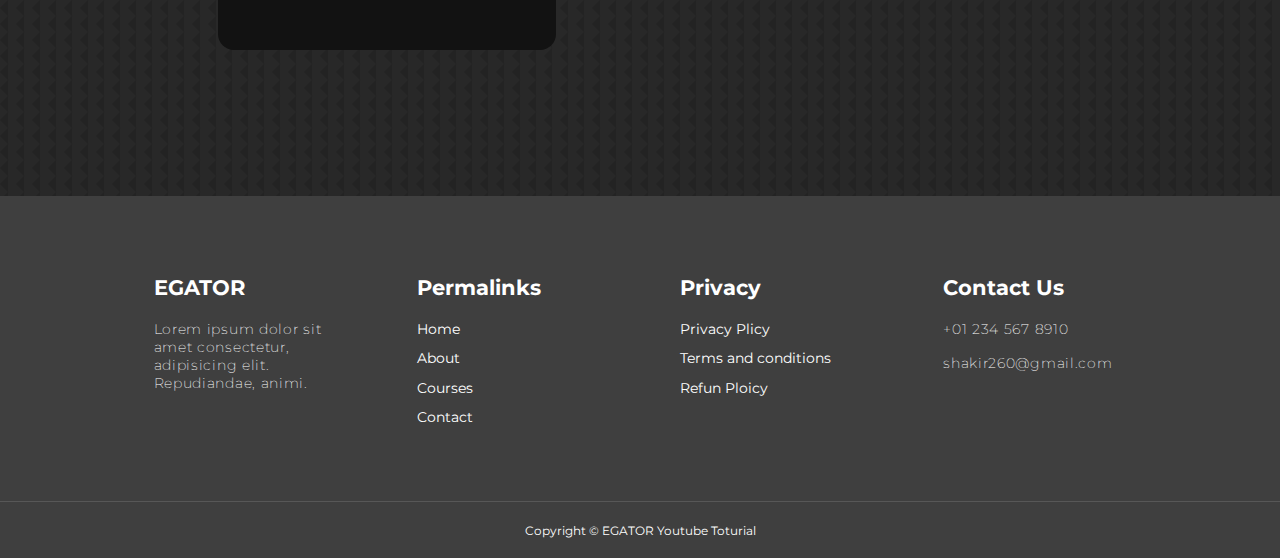
<file: contact.html>
<!DOCTYPE html>
<html lang="en">

<head>
  <meta charset="UTF-8">
  <meta name="viewport" content="width=device-width, initial-scale=1.0">
  <title>Responsive Multipage Education Website Using HTML, CSS & JavaScript</title>
  <link rel="stylesheet" href="css/style.css">
  <link rel="stylesheet" href="css/contact.css
  ">
  <link rel="stylesheet" href="https://cdnjs.cloudflare.com/ajax/libs/font-awesome/6.6.0/css/all.min.css"
    integrity="sha512-Kc323vGBEqzTmouAECnVceyQqyqdsSiqLQISBL29aUW4U/M7pSPA/gEUZQqv1cwx4OnYxTxve5UMg5GT6L4JJg=="
    crossorigin="anonymous" referrerpolicy="no-referrer" />
</head>

<body>

  <!-- LOADING PAGE -->
  <div class="loading" id="loading">
    <div class="image">
      <img src="./assets/loading.gif" alt="">
    </div>
  </div>
  <!-- END LOADING -->
  <!-- theme from me -->
  <div class="theme__container">
    <input type="checkbox" id="darkmode-toggle">
    <label for="darkmode-toggle"></label>
  </div>
  <!-- end theme -->
  <!-- NAVBAR -->
  <nav>
    <div class="container nav__container">
      <a href="index.html">
        <h4>EGATOR</h4>
      </a>
      <ul class="nav__menu">
        <li><a href="index.html">Home</a></li>
        <li><a href="about.html">About</a></li>
        <li><a href="courses.html">Courses</a></li>
        <li><a href="contact.html">Contact</a></li>
      </ul>
      <button id="open-menu-btn"><i class="fa-solid fa-bars"></i></button>
      <button id="close-menu-btn"><i class="fa-solid fa-xmark"></i></button>
    </div>
  </nav>
  <!-- END OF NAVBAR -->

  <!-- CONTACT -->
  <section class="contact">
    <div class="container contact__container">
      <div class="contact__left">
        <div class="contact__image">
          <img src="./assets/images/contact.svg" alt="">
        </div>
        <h2>Contact Us</h2>
        <p>Lorem ipsum dolor sit amet consectetur adipisicing elit. Rerum in nostrum quidem nulla tempora aperiam omnis
          pariatur.</p>
        <ul class="contact__details">
          <li>
            <i class="fa-solid fa-phone"></i>
            <h5>+2335523456789</h5>
          </li>

          <li>
            <i class="fa-solid fa-message"></i>
            <h5>suppoer@egattor.com</h5>
          </li>

          <li>
            <i class="fa-solid fa-location-dot"></i>
            <h5>Accra, Ghana</h5>
          </li>
        </ul>
        <ul class="contact__socials">
          <li><a href="https://facebook.com"><i class="fa-brands fa-facebook"></i></a></li>
          <li><a href="https://instagram.com"><i class="fa-brands fa-instagram"></i></a></li>
          <li><a href="https:/twitter.com"><i class="fa-brands fa-x-twitter"></i></a></li>
          <li><a href="https://linkedin.com"><i class="fa-brands fa-linkedin"></i></a></li>
        </ul>
      </div>

      <form action="" class="contact__form">
        <div class="form__name">
          <input type="text" name="First Name" placeholder="First Name" required>
          <input type="text" name="Last Name" placeholder="Last Name" required>
        </div>
        <input type="email" name="Email Address" placeholder="Your Email Address" required>
        <textarea name="Message" rows="7" required></textarea>
        <button type="submit" class="btn btn-primary">Send Message</button>
      </form>
    </div>
  </section>
  <!-- END OF CONTACT -->

  <!-- FOOTER -->
  <footer class="footer">
    <div class="container footer__container">

      <div class="footer__1">
        <a href="index.html" class="footer__logo">
          <h4>EGATOR</h4>
        </a>
        <p>Lorem ipsum dolor sit amet consectetur, adipisicing elit. Repudiandae, animi.</p>
      </div>

      <div class="footer__2">
        <h4>Permalinks</h4>
        <ul class="permalinks">
          <li><a href="index.html">Home</a></li>
          <li><a href="about.html">About</a></li>
          <li><a href="courses.html">Courses</a></li>
          <li><a href="contact.html">Contact</a></li>
        </ul>
      </div>

      <div class="footer__3">
        <h4>Privacy</h4>
        <ul class="privacy">
          <li><a href="#">Privacy Plicy</a></li>
          <li><a href="#">Terms and conditions</a></li>
          <li><a href="#">Refun Ploicy</a></li>
        </ul>
      </div>

      <div class="footer__4">
        <h4>Contact Us</h4>
        <div>
          <p>+01 234 567 8910</p>
          <p>shakir260@gmail.com</p>
        </div>
        <ul class="footer__socials">
          <li><a href="#"><i class="fa-brands fa-facebook"></i></a></li>
          <li><a href="#"><i class="fa-brands fa-instagram"></i></a></li>
          <li><a href="#"><i class="fa-brands fa-x-twitter"></i></a></li>
          <li><a href="#"><i class="fa-brands fa-linkedin"></i></a></li>
        </ul>
      </div>
    </div>
    <div class="footer__copyright">
      <small>Copyright &copy; EGATOR Youtube Toturial</small>
    </div>
  </footer>
  <!--  ================= END OF FOOTER =================  -->

  <script src="main.js"></script>
</body>

</html>
</file>
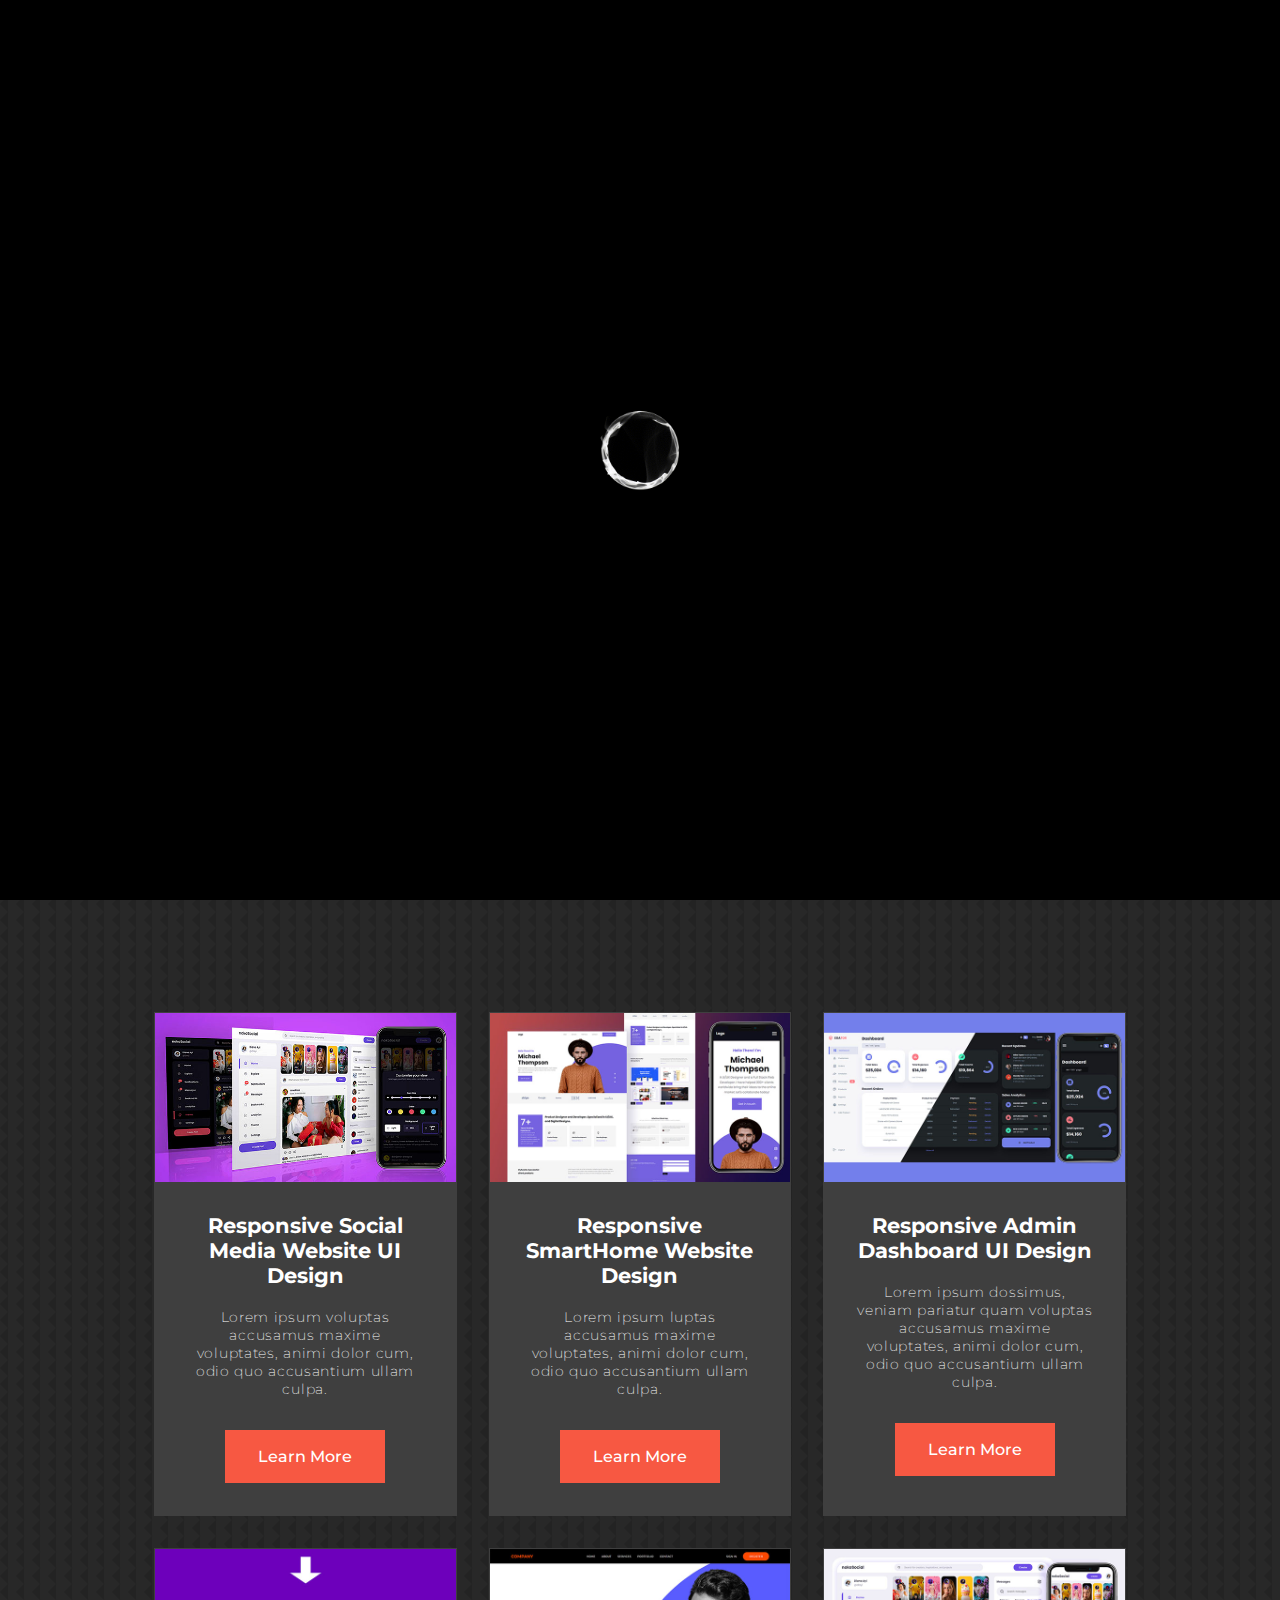
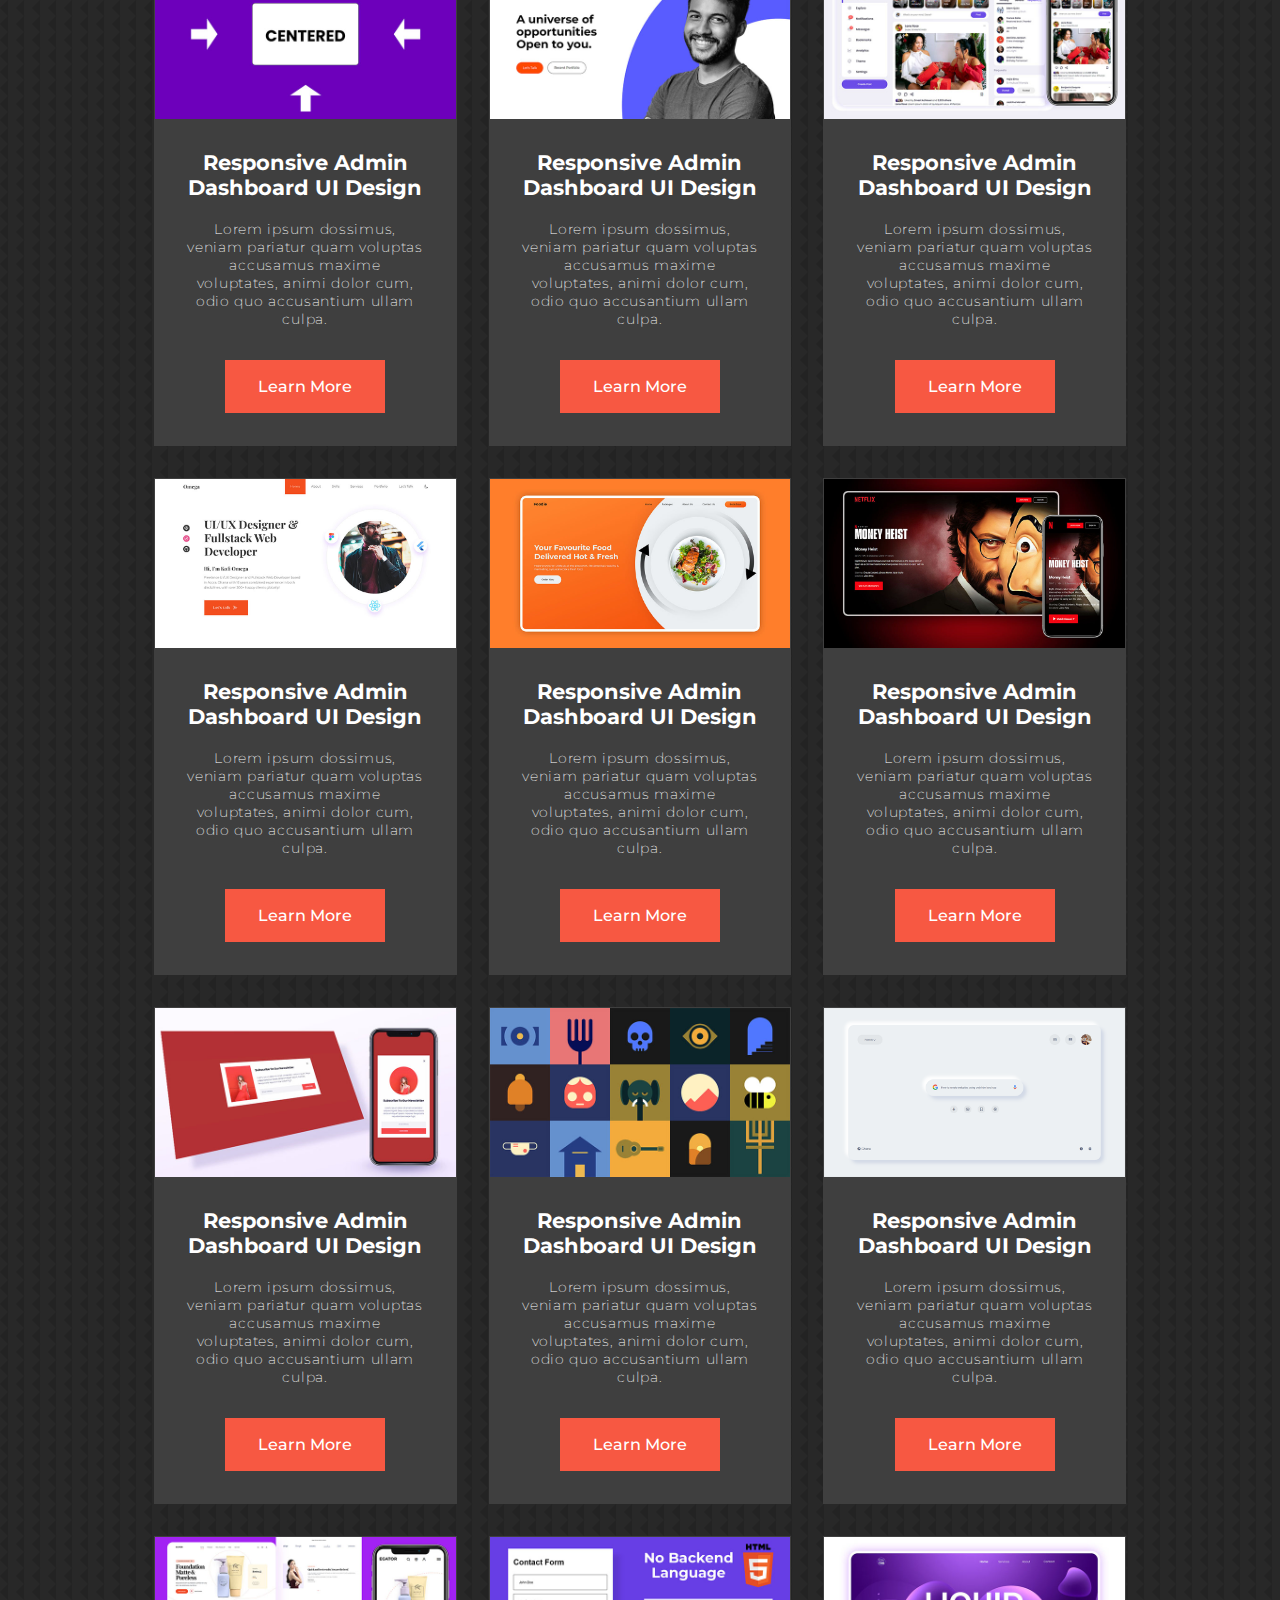
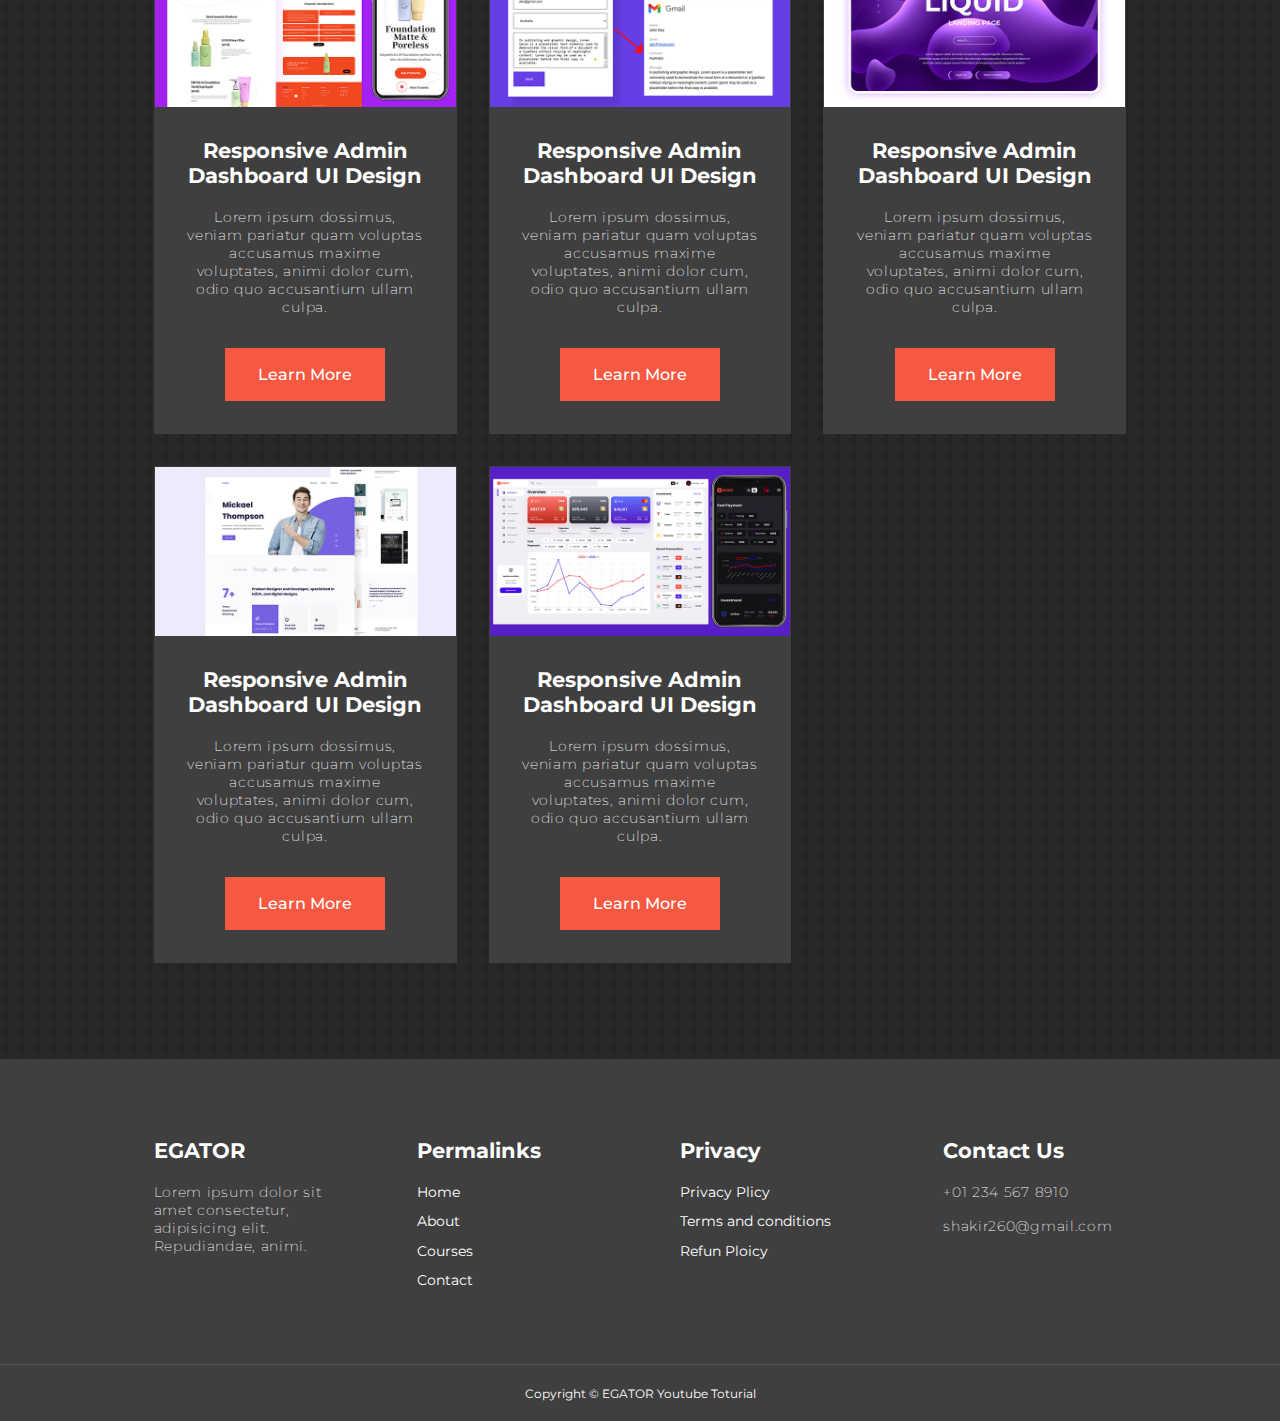
<file: courses.html>
<!DOCTYPE html>
<html lang="en">

<head>
  <meta charset="UTF-8">
  <meta name="viewport" content="width=device-width, initial-scale=1.0">
  <title>Responsive Multipage Education Website Using HTML, CSS & JavaScript</title>
  <link rel="stylesheet" href="css/style.css">
  <link rel="stylesheet" href="https://cdnjs.cloudflare.com/ajax/libs/font-awesome/6.6.0/css/all.min.css"
    integrity="sha512-Kc323vGBEqzTmouAECnVceyQqyqdsSiqLQISBL29aUW4U/M7pSPA/gEUZQqv1cwx4OnYxTxve5UMg5GT6L4JJg=="
    crossorigin="anonymous" referrerpolicy="no-referrer" />
  <style>
    .courses {
      margin-top: 1rem;
    }
  </style>
</head>

<body>

  <!-- LOADING PAGE -->
  <div class="loading" id="loading">
    <div class="image">
      <img src="./assets/loading.gif" alt="">
    </div>
  </div>
  <!-- END LOADING -->
  <!-- theme from me -->
  <div class="theme__container">
    <input type="checkbox" id="darkmode-toggle">
    <label for="darkmode-toggle"></label>
  </div>
  <!-- end theme -->
  <!-- NAVBAR -->
  <nav>
    <div class="container nav__container">
      <a href="index.html">
        <h4>EGATOR</h4>
      </a>
      <ul class="nav__menu">
        <li><a href="index.html">Home</a></li>
        <li><a href="about.html">About</a></li>
        <li><a href="courses.html">Courses</a></li>
        <li><a href="contact.html">Contact</a></li>
      </ul>
      <button id="open-menu-btn"><i class="fa-solid fa-bars"></i></button>
      <button id="close-menu-btn"><i class="fa-solid fa-xmark"></i></button>
    </div>
  </nav>
  <!-- END OF NAVBAR -->

  <!-- ================= COURSES ================= -->
  <section class="courses">
    <div class="container courses__container">
      <article class="course">
        <div class="course__image">
          <img src="assets/images/course1.jpg" alt="">
        </div>
        <div class="course__info">
          <h4>Responsive Social Media Website UI Design</h4>
          <p>Lorem ipsum voluptas accusamus maxime voluptates, animi dolor cum, odio
            quo accusantium ullam culpa.</p>
          <a href="courses.html" class="btn btn-primary">Learn More</a>
        </div>
      </article>

      <article class="course">
        <div class="course__image">
          <img src="assets/images/course2.jpg" alt="">
        </div>
        <div class="course__info">
          <h4>Responsive SmartHome Website Design</h4>
          <p>Lorem ipsum luptas accusamus maxime voluptates, animi dolor cum, odio
            quo accusantium ullam culpa.</p>
          <a href="courses.html" class="btn btn-primary">Learn More</a>
        </div>
      </article>

      <article class="course">
        <div class="course__image">
          <img src="assets/images/course3.jpg" alt="">
        </div>
        <div class="course__info">
          <h4>Responsive Admin Dashboard UI Design</h4>
          <p>Lorem ipsum dossimus, veniam pariatur quam voluptas accusamus maxime voluptates, animi dolor cum, odio
            quo accusantium ullam culpa.</p>
          <a href="courses.html" class="btn btn-primary">Learn More</a>
        </div>
      </article>

      <article class="course">
        <div class="course__image">
          <img src="assets/images/course4.jpg" alt="">
        </div>
        <div class="course__info">
          <h4>Responsive Admin Dashboard UI Design</h4>
          <p>Lorem ipsum dossimus, veniam pariatur quam voluptas accusamus maxime voluptates, animi dolor cum, odio
            quo accusantium ullam culpa.</p>
          <a href="courses.html" class="btn btn-primary">Learn More</a>
        </div>
      </article>

      <article class="course">
        <div class="course__image">
          <img src="assets/images/course5.jpg" alt="">
        </div>
        <div class="course__info">
          <h4>Responsive Admin Dashboard UI Design</h4>
          <p>Lorem ipsum dossimus, veniam pariatur quam voluptas accusamus maxime voluptates, animi dolor cum, odio
            quo accusantium ullam culpa.</p>
          <a href="courses.html" class="btn btn-primary">Learn More</a>
        </div>
      </article>

      <article class="course">
        <div class="course__image">
          <img src="assets/images/course6.jpg" alt="">
        </div>
        <div class="course__info">
          <h4>Responsive Admin Dashboard UI Design</h4>
          <p>Lorem ipsum dossimus, veniam pariatur quam voluptas accusamus maxime voluptates, animi dolor cum, odio
            quo accusantium ullam culpa.</p>
          <a href="courses.html" class="btn btn-primary">Learn More</a>
        </div>
      </article>

      <article class="course">
        <div class="course__image">
          <img src="assets/images/course7.jpg" alt="">
        </div>
        <div class="course__info">
          <h4>Responsive Admin Dashboard UI Design</h4>
          <p>Lorem ipsum dossimus, veniam pariatur quam voluptas accusamus maxime voluptates, animi dolor cum, odio
            quo accusantium ullam culpa.</p>
          <a href="courses.html" class="btn btn-primary">Learn More</a>
        </div>
      </article>

      <article class="course">
        <div class="course__image">
          <img src="assets/images/course8.jpg" alt="">
        </div>
        <div class="course__info">
          <h4>Responsive Admin Dashboard UI Design</h4>
          <p>Lorem ipsum dossimus, veniam pariatur quam voluptas accusamus maxime voluptates, animi dolor cum, odio
            quo accusantium ullam culpa.</p>
          <a href="courses.html" class="btn btn-primary">Learn More</a>
        </div>
      </article>

      <article class="course">
        <div class="course__image">
          <img src="assets/images/course9.jpg" alt="">
        </div>
        <div class="course__info">
          <h4>Responsive Admin Dashboard UI Design</h4>
          <p>Lorem ipsum dossimus, veniam pariatur quam voluptas accusamus maxime voluptates, animi dolor cum, odio
            quo accusantium ullam culpa.</p>
          <a href="courses.html" class="btn btn-primary">Learn More</a>
        </div>
      </article>

      <article class="course">
        <div class="course__image">
          <img src="assets/images/course10.jpg" alt="">
        </div>
        <div class="course__info">
          <h4>Responsive Admin Dashboard UI Design</h4>
          <p>Lorem ipsum dossimus, veniam pariatur quam voluptas accusamus maxime voluptates, animi dolor cum, odio
            quo accusantium ullam culpa.</p>
          <a href="courses.html" class="btn btn-primary">Learn More</a>
        </div>
      </article>

      <article class="course">
        <div class="course__image">
          <img src="assets/images/course11.jpg" alt="">
        </div>
        <div class="course__info">
          <h4>Responsive Admin Dashboard UI Design</h4>
          <p>Lorem ipsum dossimus, veniam pariatur quam voluptas accusamus maxime voluptates, animi dolor cum, odio
            quo accusantium ullam culpa.</p>
          <a href="courses.html" class="btn btn-primary">Learn More</a>
        </div>
      </article>

      <article class="course">
        <div class="course__image">
          <img src="assets/images/course12.jpg" alt="">
        </div>
        <div class="course__info">
          <h4>Responsive Admin Dashboard UI Design</h4>
          <p>Lorem ipsum dossimus, veniam pariatur quam voluptas accusamus maxime voluptates, animi dolor cum, odio
            quo accusantium ullam culpa.</p>
          <a href="courses.html" class="btn btn-primary">Learn More</a>
        </div>
      </article>

      <article class="course">
        <div class="course__image">
          <img src="assets/images/course13.jpg" alt="">
        </div>
        <div class="course__info">
          <h4>Responsive Admin Dashboard UI Design</h4>
          <p>Lorem ipsum dossimus, veniam pariatur quam voluptas accusamus maxime voluptates, animi dolor cum, odio
            quo accusantium ullam culpa.</p>
          <a href="courses.html" class="btn btn-primary">Learn More</a>
        </div>
      </article>

      <article class="course">
        <div class="course__image">
          <img src="assets/images/course14.jpg" alt="">
        </div>
        <div class="course__info">
          <h4>Responsive Admin Dashboard UI Design</h4>
          <p>Lorem ipsum dossimus, veniam pariatur quam voluptas accusamus maxime voluptates, animi dolor cum, odio
            quo accusantium ullam culpa.</p>
          <a href="courses.html" class="btn btn-primary">Learn More</a>
        </div>
      </article>

      <article class="course">
        <div class="course__image">
          <img src="assets/images/course15.jpg" alt="">
        </div>
        <div class="course__info">
          <h4>Responsive Admin Dashboard UI Design</h4>
          <p>Lorem ipsum dossimus, veniam pariatur quam voluptas accusamus maxime voluptates, animi dolor cum, odio
            quo accusantium ullam culpa.</p>
          <a href="courses.html" class="btn btn-primary">Learn More</a>
        </div>
      </article>

      <article class="course">
        <div class="course__image">
          <img src="assets/images/course16.jpg" alt="">
        </div>
        <div class="course__info">
          <h4>Responsive Admin Dashboard UI Design</h4>
          <p>Lorem ipsum dossimus, veniam pariatur quam voluptas accusamus maxime voluptates, animi dolor cum, odio
            quo accusantium ullam culpa.</p>
          <a href="courses.html" class="btn btn-primary">Learn More</a>
        </div>
      </article>

      <article class="course">
        <div class="course__image">
          <img src="assets/images/course17.jpg" alt="">
        </div>
        <div class="course__info">
          <h4>Responsive Admin Dashboard UI Design</h4>
          <p>Lorem ipsum dossimus, veniam pariatur quam voluptas accusamus maxime voluptates, animi dolor cum, odio
            quo accusantium ullam culpa.</p>
          <a href="courses.html" class="btn btn-primary">Learn More</a>
        </div>
      </article>

    </div>
  </section>
  <!-- ================= END OF COURSES ================= -->


  <footer class="footer">
    <div class="container footer__container">

      <div class="footer__1">
        <a href="index.html" class="footer__logo">
          <h4>EGATOR</h4>
        </a>
        <p>Lorem ipsum dolor sit amet consectetur, adipisicing elit. Repudiandae, animi.</p>
      </div>

      <div class="footer__2">
        <h4>Permalinks</h4>
        <ul class="permalinks">
          <li><a href="index.html">Home</a></li>
          <li><a href="about.html">About</a></li>
          <li><a href="courses.html">Courses</a></li>
          <li><a href="contact.html">Contact</a></li>
        </ul>
      </div>

      <div class="footer__3">
        <h4>Privacy</h4>
        <ul class="privacy">
          <li><a href="#">Privacy Plicy</a></li>
          <li><a href="#">Terms and conditions</a></li>
          <li><a href="#">Refun Ploicy</a></li>
        </ul>
      </div>

      <div class="footer__4">
        <h4>Contact Us</h4>
        <div>
          <p>+01 234 567 8910</p>
          <p>shakir260@gmail.com</p>
        </div>
        <ul class="footer__socials">
          <li><a href="#"><i class="fa-brands fa-facebook"></i></a></li>
          <li><a href="#"><i class="fa-brands fa-instagram"></i></a></li>
          <li><a href="#"><i class="fa-brands fa-x-twitter"></i></a></li>
          <li><a href="#"><i class="fa-brands fa-linkedin"></i></a></li>
        </ul>
      </div>
    </div>
    <div class="footer__copyright">
      <small>Copyright &copy; EGATOR Youtube Toturial</small>
    </div>
  </footer>
  <!--  ================= END OF FOOTER =================  -->

  <script src="main.js"></script>
</body>

</html>
</file>
<file: css/style.css>
@import url('https://fonts.googleapis.com/css2?family=Montserrat:ital,wght@0,100..900;1,100..900&display=swap');

* {
  margin: 0;
  padding: 0;
  border: 0;
  outline: 0;
  box-sizing: border-box;
  text-decoration: none;
  list-style: none;
}

:root {
  --color-primary: #6c63ff;
  --color-success: #00bf8e;
  --color-warning: #f7c94b;
  --color-danger: #f75842;
  --color-danger-variant: rgba(247, 88, 66, 0.4);
  --color-white: #fff;
  --color-light: rgba(255, 255, 255, 0.7);
  --color-black: #000;
  --color-bg: #1f2641;
  --color-bg1: #2e3267;
  --color-bg2: #424890;

  --container-width-lg: 76%;
  --container-width-md: 90%;
  --container-width-sm: 94%;

  --tranistion: all 400ms ease;
}

body {
  font-family: "Montserrat", system-ui;
  color: var(--color-white);
  background: var(--color-bg);
  background-image: url(../assets/images/bg-texture.png);
  transition: var(--tranistion);
}

body.dark__theme {
  --color-primary: #121212;
  --color-bg: #282828;
  --color-bg1: #3f3f3f;
  --color-bg2: #575757;
}


.container {
  width: var(--container-width-lg);
  margin: 0 auto;
}

section {
  padding: 6rem 0;
}

section h2 {
  text-align: center;
  margin-bottom: 4rem;
}

h1,
h2,
h3,
h4,
h5 {
  line-height: 1.2;
}

h1 {
  font-size: 2.4rem;
}

h2 {
  font-size: 2rem;
}

h3 {
  font-size: 1.6rem;
}

h4 {
  font-size: 1.3rem;
}

p {
  letter-spacing: .7px;
  font-weight: 200;
}

a {
  color: var(--color-white);
}

img {
  width: 100%;
  display: block;
  object-fit: cover;
}

.btn {
  display: inline-block;
  background: var(--color-white);
  color: var(--color-black);
  padding: 1rem 2rem;
  border: 1px solid transparent;
  font-weight: 500;
  transition: var(--tranistion);
}

.btn:hover {
  background: transparent;
  color: var(--color-white);
  border-color: var(--color-white);
}

.btn-primary {
  background: var(--color-danger);
  color: var(--color-white);
}

/* ================= NAVBAR ================= */

nav {
  /* background: red; */
  width: 100vw;
  height: 5rem;
  position: fixed;
  top: 0;
  z-index: 11;
  transition: var(--tranistion);
}

/* change navbar style on scoll using javascript */
.window-scroll {
  background: var(--color-primary);
  box-shadow: 0 1rem 2rem rgba(0, 0, 0, .3);
}

.nav__container {
  height: 100%;
  display: flex;
  justify-content: space-between;
  align-items: center;
}

nav button {
  display: none;
}

.nav__menu {
  display: flex;
  align-items: center;
  gap: 4rem;
}

.nav__menu a {
  font-size: 0.9rem;
  transition: var(--tranistion);
}

.nav__menu a:hover {
  color: var(--color-bg2);
}

/* ================= HEADER ================= */

header {
  position: relative;
  top: 5rem;
  overflow: hidden;
  height: 70vh;
  margin-bottom: 5rem;
}

.header__container {
  display: grid;
  grid-template-columns: 1fr 1fr;
  align-items: center;
  gap: 5rem;
  height: 100%;
}

.header__container .header__left p {
  margin: 1rem 0 2.4rem;
  letter-spacing: .7px;
}

/* ================= END OF HEADER ================= */

/* ================= CATEGORIES ================= */

.categories {
  background: var(--color-bg1);
  height: 32rem;
}

.categories h1 {
  line-height: 1;
  margin-bottom: 3rem;
}

.categories__container {
  display: grid;
  grid-template-columns: 40% 60%;
}

.categories__left {
  margin-right: 4rem;
}

.categories__left p {
  margin: 1rem 0 3rem;
}

.categories__right {
  display: grid;
  grid-template-columns: repeat(3, 1fr);
  gap: 1.2rem;
}

.category {
  background: var(--color-bg2);
  padding: 2rem;
  border-radius: 2rem;
  transition: var(--tranistion);
}

.category:hover {
  box-shadow: 0 3rem 3rem rgba(0, 0, 0, .3);
  z-index: 1;
}

.category:nth-child(2) .category__icon {
  background: var(--color-danger);
}

.category:nth-child(3) .category__icon {
  background: var(--color-success);
}

.category:nth-child(4) .category__icon {
  background: var(--color-warning);
}

.category:nth-child(5) .category__icon {
  background: var(--color-success);
}

.category__icon {
  background: var(--color-primary);
  padding: 0.7rem;
  border-radius: 0.9rem;
}

.category h5 {
  margin: 2rem 0 1rem;
}

.category p {
  font-size: .85rem;
}

/* ================= END OF CATEGORIES ================= */

/* ================= COURSES ================= */

.courses {
  margin-top: 10rem;
}

.courses__container {
  display: grid;
  grid-template-columns: repeat(3, 1fr);
  gap: 2rem;
}

.course {
  background: var(--color-bg1);
  text-align: center;
  border: 1px solid transparent;
  transition: var(--tranistion);
}

.course:hover {
  background: transparent;
  border-color: var(--color-primary);
}

.course__info {
  padding: 2rem;
}

.course__info p {
  margin: 1.2rem 0 2rem;
  font-size: 0.9rem;
}

/* ================= END OF COURSES ================= */

/* ================= FAQS ================= */

.faqs {
  background: var(--color-bg1);
  box-shadow: inset 0 0 3rem rgba(0, 0, 0, .5);
}

.faqs__container {
  display: grid;
  grid-template-columns: 1fr 1fr;
  gap: 1rem;
}

.faq {
  padding: 2rem;
  display: flex;
  align-items: center;
  gap: 1.4rem;
  height: fit-content;
  background: var(--color-primary);
  cursor: pointer;
  transition: var(--tranistion);
}

.faq h4 {
  font-size: 1rem;
  line-height: 2.2;
}

.faq__icon {
  align-self: flex-start;
  padding-top: .3rem;
  /*from me*/
  font-size: 1.2rem;
}

.faq p {
  margin-top: 0.8rem;
  display: none;
}

.faq.open p {
  display: block;
}

/* ================= END OF FAQS ================= */

/* ================= TESTIMONIALS ================= */

.testimonials__container {
  overflow-x: hidden;
  position: relative;
  margin-bottom: 5rem;
}

.testimonial {
  margin-top: 2rem;
}

.avatar {
  width: 6rem;
  height: 6rem;
  border-radius: 50%;
  overflow: hidden;
  margin: 0 auto 1rem;
  border: 1rem solid var(--color-bg1);
}

.testimonial__info {
  text-align: center;
}

.testimonial__body {
  background: var(--color-primary);
  padding: 2rem;
  margin-top: 3rem;
  position: relative;
}

.testimonial__body::before {
  position: absolute;
  display: block;
  content: "";
  left: calc(50% - 1.5rem);
  top: -1.5rem;
  transform: rotate(45deg);
  width: 3rem;
  height: 3rem;
  background: linear-gradient(135deg, transparent, var(--color-primary), var(--color-primary));
}


/* ================= END OF TESTIMONIALS ================= */

/* ================= FOOTER ================= */

footer {
  background: var(--color-bg1);
  padding-top: 5rem;
  font-size: .9rem;
}

.footer__container {
  display: grid;
  grid-template-columns: repeat(4, 1fr);
  gap: 5rem;
}

.footer__container>div h4 {
  margin-bottom: 1.2rem;
}

.footer__1 p {
  margin: 0 0 2rem;
}

.footer__4 p {
  margin: 0 0 1rem;
}

footer ul li {
  margin-bottom: .7rem;
}

footer ul li a:hover {
  text-decoration: underline;
}

.footer__socials {
  display: flex;
  gap: 1rem;
  font-size: 1.2rem;
  margin-top: 2rem;
}

.footer__copyright {
  text-align: center;
  margin-top: 4rem;
  padding: 1.2rem 0;
  border-top: 1px solid var(--color-bg2);
}

/* ================= END OF FOOTER ================= */


/* MEDIA QYARIES */

/* TABLETS */
@media screen and (max-width:1024px) {

  .container {
    width: var(--container-width-md);
  }

  h1 {
    font-size: 2.2rem;
  }

  h2 {
    font-size: 1.7rem;
  }

  h3 {
    font-size: 1.4rem;
  }

  h4 {
    font-size: 1.2rem;
  }

  /* nav bar */

  nav button {
    display: inline-block;
    background: transparent;
    font-size: 1.8rem;
    color: var(--color-white);
    cursor: pointer;
  }

  nav button#close-menu-btn {
    display: none;
  }

  .nav__menu {
    position: fixed;
    top: 5rem;
    right: 5%;
    height: fit-content;
    width: 18rem;
    flex-direction: column;
    gap: 0;
    display: none;
  }

  .nav__menu li {
    width: 80%;
    height: 3.4rem;
    animation: animateNavItems 400ms linear forwards;
    transform-origin: top right;
    opacity: 0;
    backdrop-filter: blur(20px);
  }

  .nav__menu li:nth-child(2) {
    animation-delay: 200ms;
  }

  .nav__menu li:nth-child(3) {
    animation-delay: 400ms;
  }

  .nav__menu li:nth-child(4) {
    animation-delay: 600ms;
  }

  @keyframes animateNavItems {
    0% {
      transform: rotateZ(-90deg) rotateX(90deg) scale(.1);
    }

    100% {
      transform: rotateZ(0) rotateX(0deg) scale(1);
      opacity: 1;
    }
  }

  .nav__menu li a {
    background: rgba(0, 0, 0, .6);
    box-shadow: -4rem6rem 10 rem rgba(0, 0, 0, .6);
    width: 100%;
    height: 100%;
    display: grid;
    place-items: center;
    border-bottom: 1px solid var(--color-bg);
  }

  .nav__menu li a:hover {
    background: var(--color-bg2);
    color: var(--color-white);
  }

  /* HEADER */

  header {
    height: 52vh;
    margin-bottom: 4rem;
  }

  .header__container {
    gap: 0;
    padding-bottom: 3rem;
  }

  /* CATEGOEY */

  .categories {
    height: auto;
  }

  .categories__container {
    grid-template-columns: 1fr;
    gap: 3rem;
  }

  .categories__left {
    margin-right: 0;
  }

  /* COURSES */

  .courses {
    margin-top: 0;
  }

  .courses__container {
    grid-template-columns: 1fr 1fr;
  }

  /* FAQS */

  .faqs__container {
    grid-template-columns: 1fr;
  }

  .faq {
    padding: 1.5rem;
  }

  /* FOOTER */

  .footer__container {
    grid-template-columns: 1fr 1fr;
  }
}

/* MOBILE */

@media screen and (max-widtH:600px) {
  .container {
    width: var(--container-width-sm);
  }

  /* NAVBAR */
  .nav__menu {
    right: 3%;
  }

  /* HEADER */
  header {
    height: 100vh;
  }

  .header__container {
    grid-template-columns: 1fr;
    text-align: center;
    margin-top: -2rem;
  }

  .header__left p {
    margin-bottom: 1.3rem;
  }

  /* CATEGORIES */
  .categories__right {
    grid-template-columns: 1fr 1fr;
    gap: 0.7rem;
  }

  .category {
    padding: 1rem;
    border-radius: 1rem;
  }

  .category__icon {
    margin-top: 4px;
    display: inline-block;
  }

  /* COURSES */

  .courses__container {
    grid-template-columns: 1fr;
  }

  /* TESTOMNILAS */
  .testimonial__body {
    padding: 1.2rem;
  }

  .footer__container {
    grid-template-columns: 1fr;
    text-align: center;
    gap: 2rem;
  }

  .footer__1 p {
    margin: 1rem auto;
  }

  .footer__socials {
    justify-content: center;
  }
}


#loading {
  width: 100%;
  height: 100vh;
  position: relative;
  z-index: 400;
  display: block;
  background: black;
  transition: var(--tranistion);
  overflow: hidden;

  .image {
    top: 50%;
    left: 50%;
    transform: translate(-50%, -50%);
    position: absolute;
  }

  img {
    width: 150px;
  }
}

.theme__container {
  position: fixed;
  z-index: 120;
  top: 5rem;
  right: .5rem;
}

.theme__container label {
  width: 2.6rem;
  height: 5rem;
  position: relative;
  display: block;
  background: var(--color-bg2);
  border-radius: 200px;
  box-shadow: inset 0px 5px 15px rgba(0, 0, 0, .5), inset 0px -5px 15px rgba(255, 255, 255, 0.4);
  cursor: pointer;
  transition: var(--tranistion);
  border: 4px solid var(--color-bg2);
}

.theme__container label::after {
  content: "";
  width: 2rem;
  height: 2rem;
  position: absolute;
  top: .05rem;
  left: .06rem;
  background-color: var(--color-primary);
  border-radius: 180px;
  box-shadow: 0px 5px 10px rgba(0, 0, 0, .3);
  cursor: pointer;
  transition: var(--tranistion);
}

.theme__container input {
  width: 0;
  height: 0;
  visibility: hidden;
}

.theme__container input:checked+label::after {
  top: 2.45rem;
}

.theme__container label:active::after {
  height: 3rem;
}
</file>
<file: css/about.css>
/* ================= END OF ACHIEVEMENT ================= */

.about__achievements {
  margin-top: 3rem;
}

.about__achievements-container {
  display: grid;
  grid-template-columns: 40% 60%;
  gap: 5rem;
}

.about__achievements-right>p {
  margin: 1.6rem 0 2.5rem;
  font-weight: 200;
}

.achievements__cards {
  display: grid;
  grid-template-columns: 1fr 1fr 1fr;
  gap: 1.5rem;
}

.achievements__card {
  background: var(--color-bg1);
  padding: 1.6rem;
  border-radius: 1rem;
  text-align: center;
  transition: var(--tranistion);
}

.achievements__card:hover {
  background: var(--color-bg2);
  box-shadow: 0 3rem 3rem rgba(0, 0, 0, 0.3);
}

.achievements__icon {
  background: var(--color-danger);
  padding: 0.6rem;
  border-radius: 1rem;
  display: inline-block;
  margin-bottom: 2rem;
  font-size: 2rem;
}

.achievements__card:nth-child(2) .achievements__icon {
  background: var(--color-success);
}

.achievements__card:nth-child(3) .achievements__icon {
  background: var(--color-warning);
}

.achievements__card p {
  margin-top: 1rem;
}

/* ================= END OF ACHIEVEMENT ================= */
/* ================= TEAM ================= */

.team {
  background: var(--color-bg1);
  box-shadow: inset 0 0 3rem rgba(0, 0, 0, 0.5);
}

.team__container {
  display: grid;
  grid-template-columns: repeat(4, 1fr);
  gap: 2rem;
}

.team__member {
  background: var(--color-bg2);
  padding: 2rem;
  border: 1px solid transparent;
  border-radius: 1rem;
  transition: var(--tranistion);
  position: relative;
  overflow: hidden;
}

.team__member:hover {
  background: transparent;
  border-color: var(--color-primary);
}

.team__member-image {
  border-radius: .5rem;
  overflow: hidden;
}

.team__member-image img {
  filter: saturate(0);
  transition: var(--tranistion);
}

.team__member:hover img {
  filter: saturate(1);
}

.team__member-info * {
  text-align: center;
  margin-top: 1.4rem;
}

.team__member-info p {
  color: var(--color-light);
}

.team__member-social {
  position: absolute;
  transform: translateY(-50%);
  top: 50%;
  right: -100%;
  display: flex;
  flex-direction: column;
  background: var(--color-primary);
  border-radius: 1rem 0 0 1rem;
  overflow: hidden;
  box-shadow: -2rem 0 2rem rgba(0, 0, 0, 0.3);
  transition: var(--tranistion);
}

.team__member:hover .team__member-social {
  right: 0;
}

.team__member-social a {
  padding: 1rem;
  transition: var(--tranistion);
}

.team__member-social a:hover {
  background: var(--color-success);
}

/* ================= END OF TEAM ================= */

/* MEDIA QUARIES */


/* TABLET */
@media screen and (max-width: 1024px) {
  .about__achievements {
    margin-top: 2rem;
  }

  .about__achievements-container {
    grid-template-columns: 1fr;
    gap: 4rem;
  }

  .about__achievements-left {
    width: 80%;
    margin: 0 auto;
  }

  .team__container {
    grid-template-columns: repeat(3, 1fr);
    gap: 1.5;
  }

  .team__member {
    padding: 1rem;
  }
}

/* MOBLIE */

@media screen and (max-width: 600px) {

  .achievements__cards {
    grid-template-columns: 1fr 1fr;
    gap: 0.7rem;
  }

  .team__container {
    grid-template-columns: 1fr 1fr;
    gap: 0.7rem;
  }

  .team__member {
    padding: 0;
  }

  .team__member p {
    margin-bottom: 1.5rem;
  }

}
</file>
<file: css/contact.css>
.contact__container {
  background: var(--color-bg1);
  padding: 4rem;
  display: grid;
  grid-template-columns: 40% 60%;
  gap: 4rem;
  height: 30rem;
  margin: 7rem auto;
  border-radius: 1rem;
}

/* contact */

.contact__left {
  background: var(--color-primary);
  padding: 3rem;
  border-radius: 1rem;
  position: relative;
  bottom: 10rem;
}

.contact__left .contact__image {
  width: 12rem;
  margin-bottom: 2rem;
}

.contact__left h2 {
  text-align: left;
  margin-bottom: 1rem;
}

.contact__left p {
  font-size: 0.9rem;
  margin-bottom: 2rem;
}

.contact__details li {
  display: flex;
  gap: 1rem;
  align-items: center;
  margin-bottom: 1rem;
}

.contact__socials {
  display: flex;
  gap: 0.8rem;
  margin-top: 3rem;
}

.contact__socials a {
  background: var(--color-bg2);
  display: inline-block;
  margin: auto;
  width: 33px;
  height: 33px;
  text-align: center;
  line-height: 34px;
  border-radius: 50%;
  font-size: 0.9rem;
  transition: var(--transition);
}

.contact__socials a:hover {
  background: transparent;
}

.contact__form {
  display: flex;
  flex-direction: column;
  gap: 1.2rem;
  margin-right: 4rem;

}

.form__name {
  display: flex;
  gap: 1.2rem;
}

.contact__form input[type="text"] {
  width: 50%;
}

input,
textarea {
  width: 100%;
  padding: 1rem;
  background: var(--color-bg);
  color: var(--color-white);
}

.contact__form .btn {
  width: max-content;
  cursor: pointer;
  margin-top: 1rem;
}

/* MEDIA */


/* TABLETS */
@media screen and (max-width:1024px) {
  .contact__container {
    gap: 1.5rem;
    margin-top: 3rem;
    height: auto;
    padding: 1.5rem;
  }

  .contact__left {
    width: auto;
    padding: 1.5rem;
    bottom: 0;
  }

  .contact__form {
    align-self: center;
    margin-right: 1.5rem;
  }
}



/* MOBILE */
@media screen and (max-width:600px) {
  .contact__container {
    grid-template-columns: 1fr;
    gap: 3rem;
    margin-top: 0;
    padding: 0;
  }

  .contact__form {
    margin: 0 1.5rem 3rem;
  }

  .form__name {
    flex-direction: column;
  }

  .form__name input[type="text"] {
    width: 100%;
  }
}
</file>
